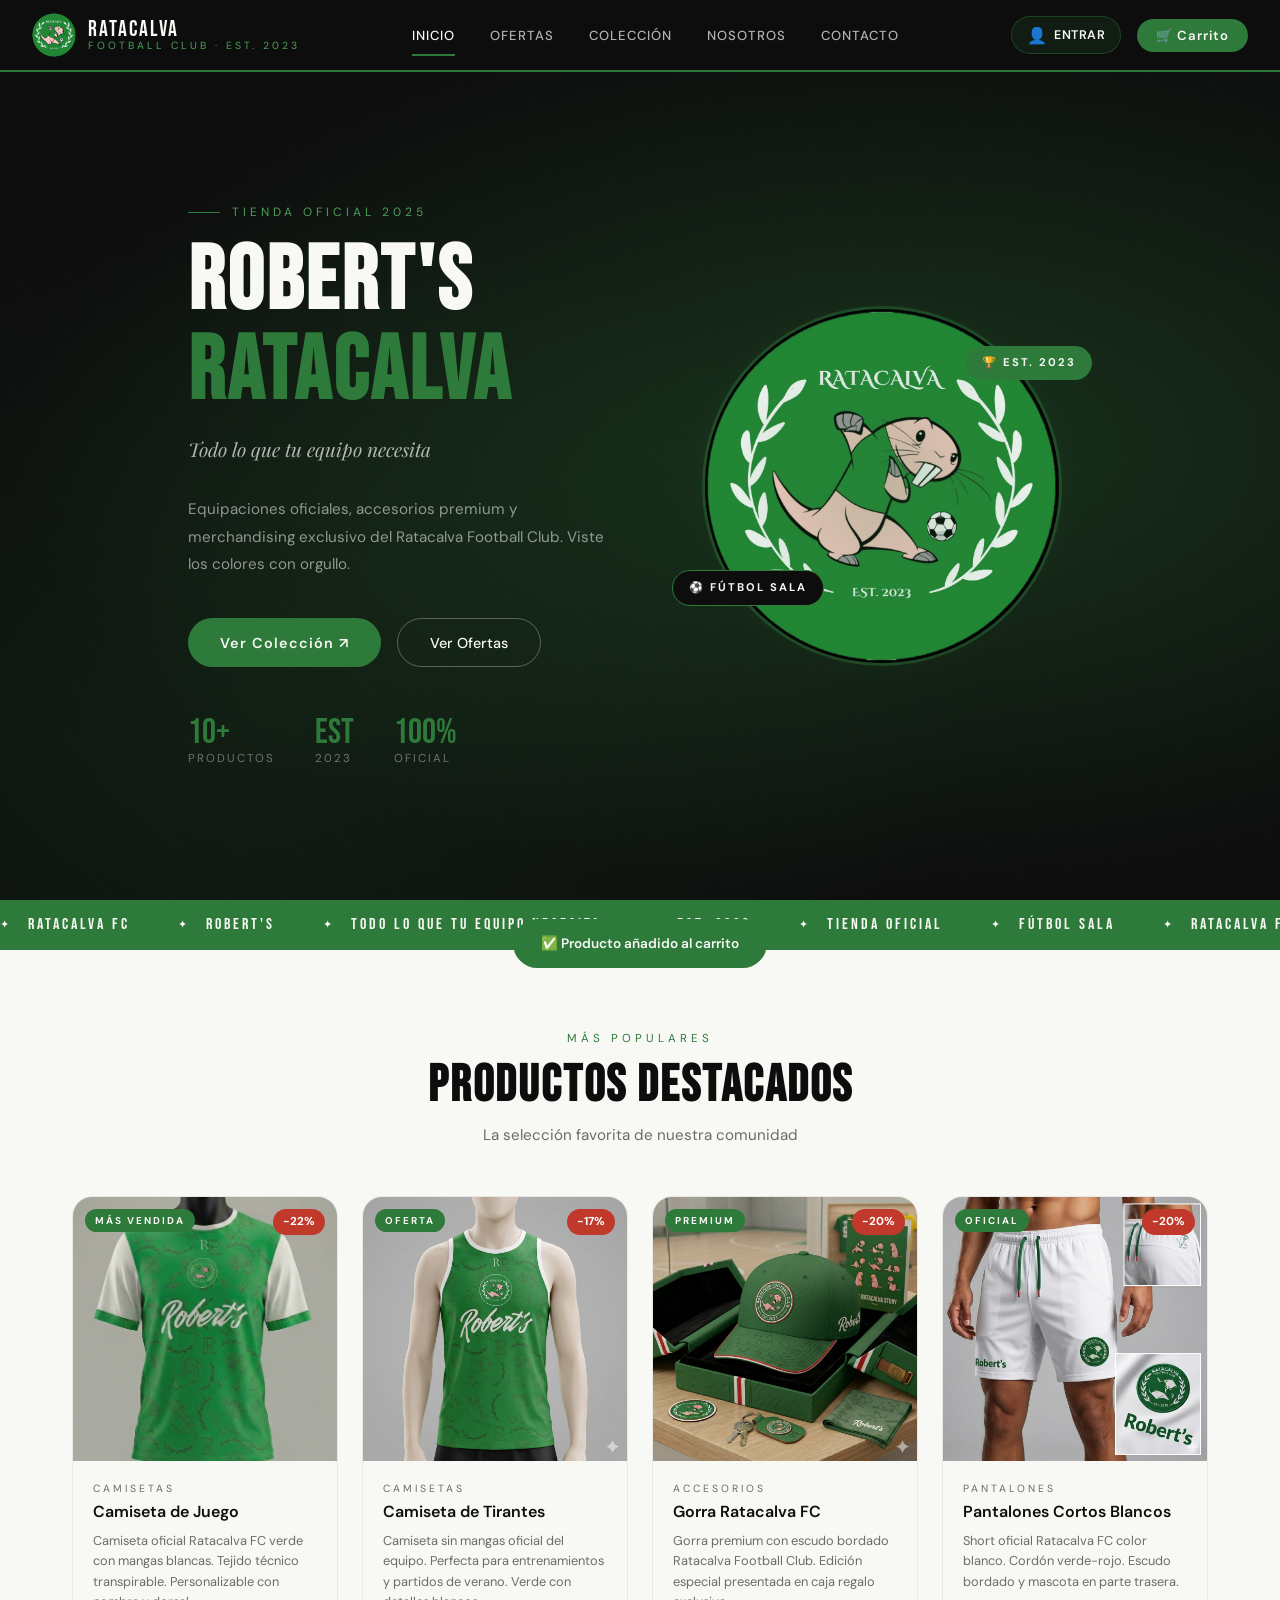
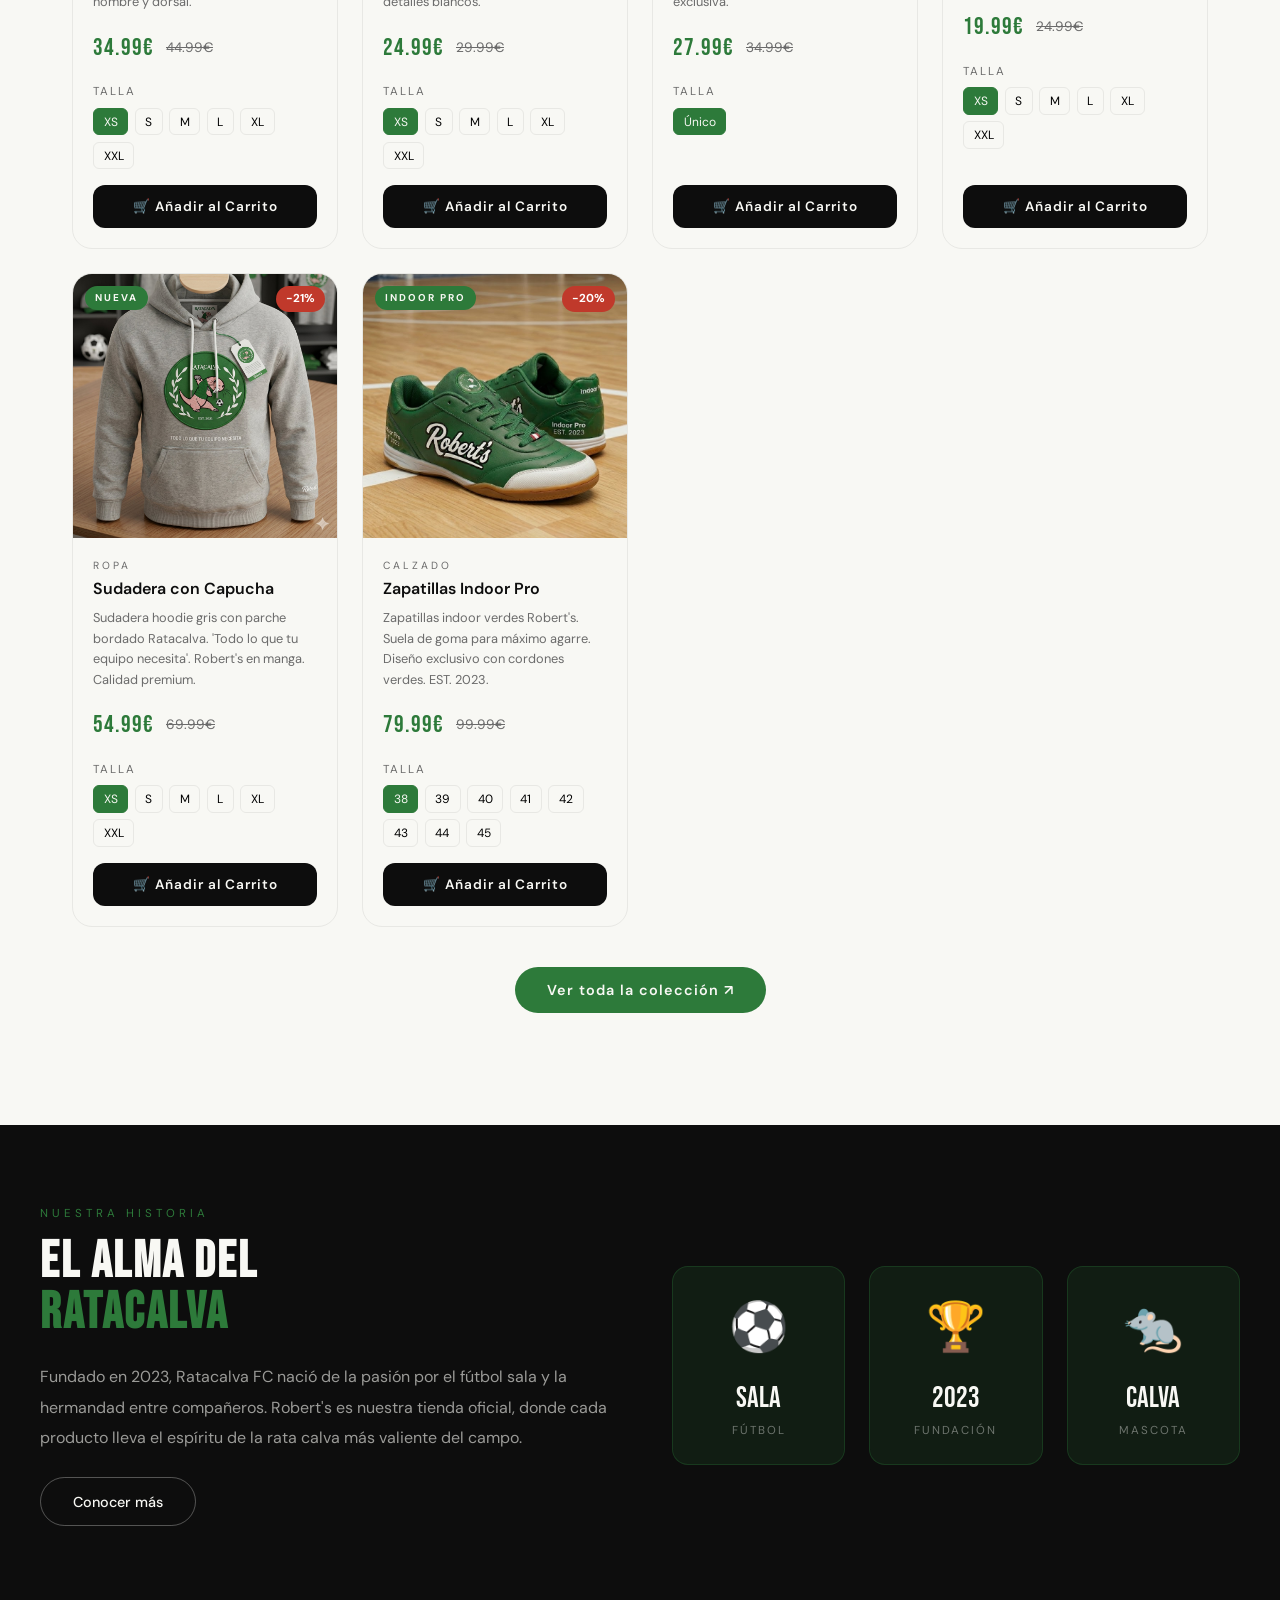
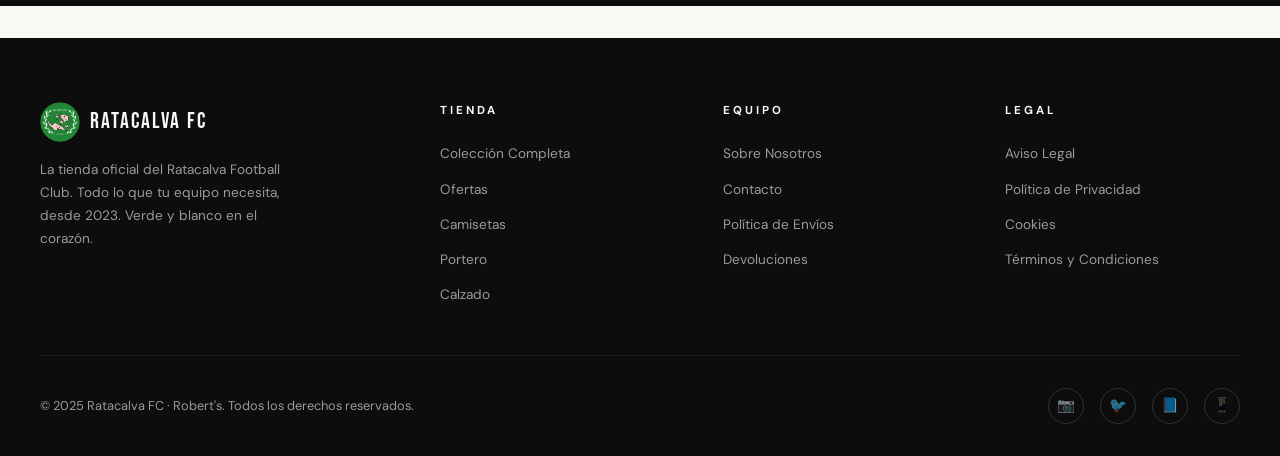
<file: index.html>
<!DOCTYPE html>
<html lang="es">
<head>
  <meta charset="UTF-8" />
  <meta name="viewport" content="width=device-width, initial-scale=1.0" />
  <title>Ratacalva FC — Tienda Oficial | Robert's</title>
  <meta name="description" content="Tienda oficial de Ratacalva Football Club. Equipaciones, accesorios y merchandising. Todo lo que tu equipo necesita." />
  <link rel="stylesheet" href="styles.css" />
  <link rel="icon" href="RataCalva_logo.png" type="image/png" />
</head>
<body>

<!-- ══════════════════════ NAV ══════════════════════ -->
<nav id="mainNav">
  <div class="nav-logo" onclick="showPage('home')">
    <img src="RataCalva_logo.png" alt="Ratacalva FC" />
    <div class="nav-logo-text">
      <span>RATACALVA</span>
      <span>Football Club · EST. 2023</span>
    </div>
  </div>

  <div class="nav-links" id="navLinks">
    <a href="#" onclick="showPage('home')" class="active" data-page="home">Inicio</a>
    <a href="#" onclick="showPage('ofertas')" data-page="ofertas">Ofertas</a>
    <a href="#" onclick="showPage('coleccion')" data-page="coleccion">Colección</a>
    <a href="#" onclick="showPage('nosotros')" data-page="nosotros">Nosotros</a>
    <a href="#" onclick="showPage('contacto')" data-page="contacto">Contacto</a>
  </div>

  <div class="nav-actions">
    <button class="auth-nav-btn" id="authNavBtn" onclick="toggleAuthModal()">
      <span class="auth-nav-icon">👤</span>
      <span class="auth-nav-label" id="authNavLabel">Entrar</span>
    </button>
    <button class="cart-btn" onclick="toggleCart()">
      🛒 Carrito
      <span class="cart-badge" id="cartBadge">0</span>
    </button>
    <div class="hamburger" id="hamburger" onclick="toggleMobileMenu()">
      <span></span><span></span><span></span>
    </div>
  </div>
</nav>

<!-- ══════════════════════ PAGE: HOME ══════════════════════ -->
<div class="page active" id="page-home">

  <!-- HERO -->
  <section class="hero">
    <div class="hero-bg"></div>
    <div class="hero-pattern"></div>
    <div class="hero-content">
      <div class="hero-text">
        <p class="hero-eyebrow">Tienda Oficial 2025</p>
        <h1 class="hero-title">ROBERT'S<br><span>RATACALVA</span></h1>
        <p class="hero-subtitle">Todo lo que tu equipo necesita</p>
        <p class="hero-desc">Equipaciones oficiales, accesorios premium y merchandising exclusivo del Ratacalva Football Club. Viste los colores con orgullo.</p>
        <div class="hero-ctas">
          <button class="btn-primary" onclick="showPage('coleccion')">Ver Colección ↗</button>
          <button class="btn-secondary" onclick="showPage('ofertas')">Ver Ofertas</button>
        </div>
        <div class="hero-stats">
          <div class="stat"><div class="stat-num">10+</div><div class="stat-label">Productos</div></div>
          <div class="stat"><div class="stat-num">EST</div><div class="stat-label">2023</div></div>
          <div class="stat"><div class="stat-num">100%</div><div class="stat-label">Oficial</div></div>
        </div>
      </div>
      <div class="hero-visual">
        <div class="hero-img-wrap">
          <img src="RataCalva_logo.png" alt="Ratacalva FC Logo" class="hero-logo" />
          <div class="hero-badge-float b1">🏆 EST. 2023</div>
          <div class="hero-badge-float b2">⚽ FÚTBOL SALA</div>
        </div>
      </div>
    </div>
  </section>

  <!-- STRIP -->
  <div class="strip">
    <div class="strip-inner" id="stripInner">
      <div class="strip-item">RATACALVA FC</div>
      <div class="strip-item">ROBERT'S</div>
      <div class="strip-item">TODO LO QUE TU EQUIPO NECESITA</div>
      <div class="strip-item">EST. 2023</div>
      <div class="strip-item">TIENDA OFICIAL</div>
      <div class="strip-item">FÚTBOL SALA</div>
      <div class="strip-item">RATACALVA FC</div>
      <div class="strip-item">ROBERT'S</div>
      <div class="strip-item">TODO LO QUE TU EQUIPO NECESITA</div>
      <div class="strip-item">EST. 2023</div>
      <div class="strip-item">TIENDA OFICIAL</div>
      <div class="strip-item">FÚTBOL SALA</div>
    </div>
  </div>

  <!-- FEATURED PRODUCTS -->
  <div class="section">
    <div class="section-header">
      <p class="section-eyebrow">Más Populares</p>
      <h2 class="section-title">PRODUCTOS DESTACADOS</h2>
      <p class="section-sub">La selección favorita de nuestra comunidad</p>
    </div>
    <div class="products-grid" id="featuredGrid"></div>
    <div style="text-align:center;margin-top:2.5rem;">
      <button class="btn-primary" onclick="showPage('coleccion')" style="display:inline-flex;">Ver toda la colección ↗</button>
    </div>
  </div>

  <!-- SOBRE LA MARCA STRIP -->
  <div style="background:var(--black);padding:5rem 2rem;margin:2rem 0;">
    <div style="max-width:1200px;margin:0 auto;display:grid;grid-template-columns:1fr 1fr;gap:4rem;align-items:center;">
      <div>
        <p style="font-size:.72rem;letter-spacing:4px;text-transform:uppercase;color:var(--green);margin-bottom:.75rem;">Nuestra Historia</p>
        <h2 style="font-family:var(--font-display);font-size:clamp(2rem,4vw,3.5rem);color:var(--white);letter-spacing:2px;line-height:1;margin-bottom:1.5rem;">EL ALMA DEL<br><span style="color:var(--green)">RATACALVA</span></h2>
        <p style="color:rgba(248,248,244,.6);line-height:1.9;margin-bottom:1.5rem;">Fundado en 2023, Ratacalva FC nació de la pasión por el fútbol sala y la hermandad entre compañeros. Robert's es nuestra tienda oficial, donde cada producto lleva el espíritu de la rata calva más valiente del campo.</p>
        <button class="btn-secondary" onclick="showPage('nosotros')" style="display:inline-flex;">Conocer más</button>
      </div>
      <div style="display:flex;gap:1.5rem;flex-wrap:wrap;">
        <div style="flex:1;min-width:140px;background:rgba(45,122,58,.15);border:1px solid rgba(45,122,58,.3);border-radius:16px;padding:1.5rem;text-align:center;">
          <div style="font-family:var(--font-display);font-size:3rem;color:var(--green);">⚽</div>
          <div style="font-family:var(--font-display);font-size:1.8rem;color:var(--white);margin-top:.5rem;">SALA</div>
          <div style="font-size:.72rem;color:rgba(248,248,244,.4);letter-spacing:2px;">FÚTBOL</div>
        </div>
        <div style="flex:1;min-width:140px;background:rgba(45,122,58,.15);border:1px solid rgba(45,122,58,.3);border-radius:16px;padding:1.5rem;text-align:center;">
          <div style="font-family:var(--font-display);font-size:3rem;color:var(--green);">🏆</div>
          <div style="font-family:var(--font-display);font-size:1.8rem;color:var(--white);margin-top:.5rem;">2023</div>
          <div style="font-size:.72rem;color:rgba(248,248,244,.4);letter-spacing:2px;">FUNDACIÓN</div>
        </div>
        <div style="flex:1;min-width:140px;background:rgba(45,122,58,.15);border:1px solid rgba(45,122,58,.3);border-radius:16px;padding:1.5rem;text-align:center;">
          <div style="font-family:var(--font-display);font-size:3rem;color:var(--green);">🐀</div>
          <div style="font-family:var(--font-display);font-size:1.8rem;color:var(--white);margin-top:.5rem;">CALVA</div>
          <div style="font-size:.72rem;color:rgba(248,248,244,.4);letter-spacing:2px;">MASCOTA</div>
        </div>
      </div>
    </div>
  </div>

</div>

<!-- ══════════════════════ PAGE: OFERTAS ══════════════════════ -->
<div class="page" id="page-ofertas">
  <div class="offers-hero" style="padding-top:calc(var(--nav-h) + 3rem);">
    <p style="font-size:.72rem;letter-spacing:4px;text-transform:uppercase;color:var(--green);margin-bottom:.75rem;">Descuentos exclusivos</p>
    <h1>OFERTAS ESPECIALES</h1>
    <p>Aprovecha nuestros mejores precios por tiempo limitado</p>
  </div>

  <div class="section">
    <!-- BANNER OFERTA PRINCIPAL -->
    <div class="offers-banner" style="margin-bottom:2.5rem;">
      <div class="offer-text">
        <div style="font-size:.72rem;letter-spacing:3px;text-transform:uppercase;color:rgba(255,255,255,.6);margin-bottom:.5rem;">⚡ OFERTA FLASH</div>
        <h2>PACK JUGADOR COMPLETO</h2>
        <p>Camiseta + Short + Dorsal personalizado</p>
        <div class="countdown" id="countdown">
          <div class="cd-block"><div class="cd-num" id="cd-h">00</div><div class="cd-label">Horas</div></div>
          <div class="cd-block"><div class="cd-num" id="cd-m">00</div><div class="cd-label">Min</div></div>
          <div class="cd-block"><div class="cd-num" id="cd-s">00</div><div class="cd-label">Seg</div></div>
        </div>
      </div>
      <div class="offer-price">
        <div class="old">Antes: 79.97€</div>
        <div class="new">54.99€</div>
        <button class="btn-primary" style="margin-top:1rem;" onclick="addPackToCart()">Añadir Pack al Carrito</button>
      </div>
    </div>

    <!-- GRID DE OFERTAS -->
    <div style="margin-bottom:2rem;">
      <div class="section-header" style="text-align:left;margin-bottom:1.5rem;">
        <p class="section-eyebrow">Productos en Oferta</p>
        <h2 class="section-title" style="font-size:2rem;">TODOS LOS DESCUENTOS</h2>
      </div>
    </div>
    <div class="products-grid" id="offersGrid"></div>
  </div>
</div>

<!-- ══════════════════════ PAGE: COLECCIÓN ══════════════════════ -->
<div class="page" id="page-coleccion">
  <div class="collection-hero">
    <div class="collection-hero-inner">
      <div>
        <p style="font-size:.72rem;letter-spacing:4px;text-transform:uppercase;color:var(--green);margin-bottom:.75rem;">Temporada 2025</p>
        <h1>COLECCIÓN<br>OFICIAL</h1>
      </div>
      <p style="color:rgba(248,248,244,.55);max-width:400px;">Toda la equipación oficial de Ratacalva FC. Diseños únicos, calidad premium, espíritu de equipo.</p>
    </div>
  </div>

  <div class="section">
    <!-- FILTROS -->
    <div class="filter-bar" id="filterBar">
      <button class="filter-btn active" onclick="filterProducts('all', this)">Todos</button>
      <button class="filter-btn" onclick="filterProducts('camisetas', this)">👕 Camisetas</button>
      <button class="filter-btn" onclick="filterProducts('pantalones', this)">👖 Pantalones</button>
      <button class="filter-btn" onclick="filterProducts('portero', this)">🥅 Portero</button>
      <button class="filter-btn" onclick="filterProducts('accesorios', this)">🧢 Accesorios</button>
      <button class="filter-btn" onclick="filterProducts('ropa', this)">🏷️ Ropa</button>
      <button class="filter-btn" onclick="filterProducts('calzado', this)">👟 Calzado</button>
    </div>
    <div class="products-grid" id="collectionGrid"></div>
  </div>
</div>

<!-- ══════════════════════ PAGE: NOSOTROS ══════════════════════ -->
<div class="page" id="page-nosotros">
  <div class="about-hero" style="padding-top:calc(var(--nav-h) + 3rem);">
    <p style="font-size:.72rem;letter-spacing:4px;text-transform:uppercase;color:var(--green);margin-bottom:.75rem;">Quiénes somos</p>
    <h1>RATACALVA FC</h1>
    <p>Un equipo, una familia, una rata calva imbatible.</p>
  </div>

  <div class="section">
    <!-- HISTORIA -->
    <div style="display:grid;grid-template-columns:1fr 1fr;gap:4rem;align-items:center;margin-bottom:5rem;">
      <div>
        <p class="section-eyebrow">Nuestra Historia</p>
        <h2 class="section-title" style="margin-bottom:1.5rem;">DE LA PASIÓN<br>AL CAMPO</h2>
        <p style="color:var(--gray);line-height:1.9;margin-bottom:1rem;">Ratacalva FC nació en 2023 como un proyecto de amigos con una pasión en común: el fútbol sala. Lo que empezó como unas quedadas para jugar se convirtió en un equipo con identidad propia, escudo y equipación oficial.</p>
        <p style="color:var(--gray);line-height:1.9;margin-bottom:1rem;">La rata calva, nuestra mascota, representa la tenacidad, la astucia y el espíritu luchador que caracteriza a todo el equipo. Robert's es la marca que viste a los guerreros del Ratacalva.</p>
        <p style="color:var(--gray);line-height:1.9;">El verde y el blanco son nuestros colores. La pista, nuestro hogar. Y la afición, nuestra energía.</p>
      </div>
      <div style="background:var(--black);border-radius:var(--radius-lg);padding:2.5rem;text-align:center;">
        <img src="RataCalva_logo.png" alt="Logo Ratacalva" style="width:220px;height:220px;border-radius:50%;margin:0 auto 1.5rem;object-fit:cover;" />
        <div style="font-family:var(--font-display);font-size:1.5rem;color:var(--white);letter-spacing:3px;">RATACALVA FC</div>
        <div style="font-size:.75rem;color:var(--green);letter-spacing:3px;margin-top:.25rem;">EST. 2023 · FÚTBOL SALA</div>
      </div>
    </div>

    <!-- VALORES -->
    <div style="margin-bottom:5rem;">
      <div class="section-header">
        <p class="section-eyebrow">Lo que nos define</p>
        <h2 class="section-title">NUESTROS VALORES</h2>
      </div>
      <div class="values-grid">
        <div class="value-card">
          <div class="value-icon">⚡</div>
          <h3>GARRA</h3>
          <p>Damos el 100% en cada partido. La intensidad y el compromiso son la esencia del Ratacalva FC.</p>
        </div>
        <div class="value-card">
          <div class="value-icon">🤝</div>
          <h3>EQUIPO</h3>
          <p>Somos más que compañeros, somos familia. El éxito colectivo siempre por encima del individual.</p>
        </div>
        <div class="value-card">
          <div class="value-icon">🏆</div>
          <h3>EXCELENCIA</h3>
          <p>En el campo y fuera de él. Nuestros productos reflejan la calidad que exigimos a nuestro juego.</p>
        </div>
      </div>
    </div>

    <!-- EQUIPO FICTICIO -->
    <div>
      <div class="section-header">
        <p class="section-eyebrow">La Plantilla</p>
        <h2 class="section-title">NUESTRO EQUIPO</h2>
      </div>
      <div class="team-grid">
        <div class="team-card"><div class="team-num">1</div><div class="team-name">El Portero</div><div class="team-pos">Portero</div></div>
        <div class="team-card"><div class="team-num">4</div><div class="team-name">El Defensa</div><div class="team-pos">Defensa</div></div>
        <div class="team-card"><div class="team-num">7</div><div class="team-name">El Capitán</div><div class="team-pos">Ala Derecha</div></div>
        <div class="team-card"><div class="team-num">9</div><div class="team-name">El Pichichi</div><div class="team-pos">Pivot</div></div>
        <div class="team-card"><div class="team-num">10</div><div class="team-name">La Rata Calva</div><div class="team-pos">Ala Izquierda</div></div>
        <div class="team-card"><div class="team-num">11</div><div class="team-name">El Maestro</div><div class="team-pos">Cierre</div></div>
      </div>
    </div>
  </div>
</div>

<!-- ══════════════════════ PAGE: CONTACTO ══════════════════════ -->
<div class="page" id="page-contacto">
  <div class="contact-hero" style="padding-top:calc(var(--nav-h) + 3rem);">
    <p style="font-size:.72rem;letter-spacing:4px;text-transform:uppercase;color:var(--green);margin-bottom:.75rem;">Estamos aquí</p>
    <h1>CONTACTO</h1>
    <p>¿Tienes alguna pregunta sobre pedidos, tallas o personalización? Escríbenos.</p>
  </div>

  <div class="section">
    <div class="contact-grid">
      <div class="contact-info">
        <h3>HABLA<br>CON NOSOTROS</h3>
        <div class="contact-item">
          <div class="contact-icon">📧</div>
          <div>
            <h4>Email</h4>
            <p>hola@robertsratacalva.com</p>
          </div>
        </div>
        <div class="contact-item">
          <div class="contact-icon">📱</div>
          <div>
            <h4>WhatsApp</h4>
            <p>+34 600 000 000</p>
          </div>
        </div>
        <div class="contact-item">
          <div class="contact-icon">📍</div>
          <div>
            <h4>Ubicación</h4>
            <p>Castellón de la Plana, España</p>
          </div>
        </div>
        <div class="contact-item">
          <div class="contact-icon">⏰</div>
          <div>
            <h4>Horario</h4>
            <p>Lun–Vie: 10:00 – 19:00<br>Sáb: 10:00 – 14:00</p>
          </div>
        </div>
        <div class="contact-item">
          <div class="contact-icon">🚚</div>
          <div>
            <h4>Envíos</h4>
            <p>Toda España · 3–5 días hábiles<br>Gratis a partir de 60€</p>
          </div>
        </div>
      </div>

      <div class="contact-form">
        <h3 style="font-family:var(--font-display);font-size:1.5rem;letter-spacing:2px;margin-bottom:1.5rem;">ENVÍA TU CONSULTA</h3>
        <div class="form-row">
          <div class="form-group">
            <label>Nombre</label>
            <input type="text" placeholder="Tu nombre" id="cf-name" />
          </div>
          <div class="form-group">
            <label>Apellidos</label>
            <input type="text" placeholder="Tus apellidos" id="cf-surname" />
          </div>
        </div>
        <div class="form-group">
          <label>Email</label>
          <input type="email" placeholder="tu@email.com" id="cf-email" />
        </div>
        <div class="form-group">
          <label>Asunto</label>
          <select id="cf-subject">
            <option value="">Selecciona un asunto</option>
            <option>Consulta sobre pedido</option>
            <option>Información de tallas</option>
            <option>Personalización (dorsal/nombre)</option>
            <option>Devolución / Cambio</option>
            <option>Pedido para equipo completo</option>
            <option>Otro</option>
          </select>
        </div>
        <div class="form-group">
          <label>Mensaje</label>
          <textarea placeholder="Escribe tu mensaje aquí..." id="cf-message"></textarea>
        </div>
        <button class="btn-primary" style="width:100%;justify-content:center;" onclick="sendContact()">
          Enviar Mensaje ✉️
        </button>
      </div>
    </div>

    <!-- FAQ -->
    <div style="margin-top:5rem;">
      <div class="section-header">
        <p class="section-eyebrow">Preguntas Frecuentes</p>
        <h2 class="section-title">FAQ</h2>
      </div>
      <div style="display:grid;grid-template-columns:1fr 1fr;gap:1.5rem;">
        <div style="background:var(--off-white);border-radius:var(--radius);padding:1.5rem;">
          <h4 style="font-weight:700;margin-bottom:.5rem;">¿Puedo personalizar la camiseta con mi nombre?</h4>
          <p style="font-size:.85rem;color:var(--gray);">Sí, el dorsal personalizado está disponible por separado. Puedes elegir nombre, número y país de origen.</p>
        </div>
        <div style="background:var(--off-white);border-radius:var(--radius);padding:1.5rem;">
          <h4 style="font-weight:700;margin-bottom:.5rem;">¿Cuánto tarda el envío?</h4>
          <p style="font-size:.85rem;color:var(--gray);">Los pedidos estándar tardan entre 3 y 5 días hábiles en toda España. Los pedidos personalizados pueden tardar hasta 10 días.</p>
        </div>
        <div style="background:var(--off-white);border-radius:var(--radius);padding:1.5rem;">
          <h4 style="font-weight:700;margin-bottom:.5rem;">¿Hacéis precios especiales para equipos?</h4>
          <p style="font-size:.85rem;color:var(--gray);">¡Sí! Para pedidos de equipo completo (10+ prendas) ofrecemos descuentos especiales. Contáctanos para más info.</p>
        </div>
        <div style="background:var(--off-white);border-radius:var(--radius);padding:1.5rem;">
          <h4 style="font-weight:700;margin-bottom:.5rem;">¿Puedo hacer cambios o devoluciones?</h4>
          <p style="font-size:.85rem;color:var(--gray);">Los productos no personalizados se pueden cambiar en 14 días. Los personalizados no admiten devolución salvo defecto de fabricación.</p>
        </div>
      </div>
    </div>
  </div>
</div>

<!-- ══════════════════════ PAGE: AVISO LEGAL ══════════════════════ -->
<div class="page" id="page-aviso-legal">
  <div class="legal-hero">
    <p class="legal-eyebrow">Información Legal</p>
    <h1>AVISO LEGAL</h1>
    <p>Información sobre el titular del sitio web y condiciones de uso</p>
  </div>
  <div class="legal-content">

    <div class="legal-notice-box">
      <h2>⚠️ AVISO LEGAL – PROYECTO ACADÉMICO</h2>
      <p>Esta plataforma de comercio electrónico constituye un <strong>PROYECTO ACADÉMICO</strong> desarrollado por estudiantes de primer curso del Grado Superior en Desarrollo de Aplicaciones Multiplataforma y Marketing y Publicidad para el curso 2025/2026.</p>
      <h3>Declaración del carácter ficticio</h3>
      <ul>
        <li>La marca, productos, servicios y entidad comercial presentados en este sitio web son completamente <strong>FICTICIOS</strong> y han sido creados con fines exclusivamente educativos.</li>
        <li>Esta web <strong>NO</strong> representa una empresa real ni realiza actividad comercial alguna.</li>
        <li>No se efectuarán transacciones económicas ni se recopilarán datos personales con fines comerciales.</li>
      </ul>
      <h3>Propiedad Intelectual</h3>
      <ul>
        <li>Los elementos visuales, textuales y audiovisuales utilizados en este proyecto tienen un propósito <strong>EXCLUSIVAMENTE ACADÉMICO y DIDÁCTICO</strong>, amparado bajo el derecho de cita con fines educativos.</li>
        <li>Este sitio web no tiene finalidad comercial y se utiliza únicamente como ejercicio práctico en un entorno educativo controlado.</li>
        <li>Los titulares de derechos que identifiquen contenido de su propiedad pueden contactar con <a href="mailto:aaronlor2007@gmail.com">aaronlor2007@gmail.com</a> para solicitar su retirada inmediata.</li>
      </ul>
      <h3>Exención de Responsabilidad</h3>
      <p>Ni los estudiantes creadores, ni el profesorado, ni la institución educativa asumen responsabilidad alguna por el uso indebido o interpretación errónea del contenido de este sitio. En caso de duda, puede contactar con <a href="mailto:aaronlor2007@gmail.com">aaronlor2007@gmail.com</a>.</p>
    </div>

    <div class="legal-section">
      <h2>1. Datos Identificativos</h2>
      <p>En cumplimiento con el deber de información recogido en el artículo 10 de la Ley 34/2002, de 11 de julio, de Servicios de la Sociedad de la Información y del Comercio Electrónico (LSSI), se facilitan los siguientes datos:</p>
      <div class="legal-data-grid">
        <div class="legal-data-item"><span>Titular del sitio web</span><strong>RataCalva.f.s</strong></div>
        <div class="legal-data-item"><span>NIF</span><strong>G-12345678</strong></div>
        <div class="legal-data-item"><span>Domicilio social</span><strong>Plaza Mayor, 1, 12001, Castellón de la Plana, Castellón</strong></div>
        <div class="legal-data-item"><span>Correo electrónico</span><strong><a href="mailto:info@ratacalva.com">info@ratacalva.com</a></strong></div>
        <div class="legal-data-item"><span>Sitio web</span><strong>www.ratacalva.com</strong></div>
        <div class="legal-data-item"><span>Datos registrales</span><strong>Inscrita en el Registro de Castellón, Tomo 123, Folio 45, Hoja CS-6789</strong></div>
      </div>
    </div>

    <div class="legal-section">
      <h2>2. Objeto del Sitio Web</h2>
      <p>El presente sitio web ha sido creado para la venta y distribución de productos, así como la promoción de actividades de la marca, facilitando al público el acceso a la información relativa a los productos y servicios ofertados por Ratacalva.</p>
    </div>

    <div class="legal-section">
      <h2>3. Condiciones de Uso</h2>
      <p>El acceso y/o uso de este portal atribuye la condición de <strong>USUARIO</strong>, que acepta, desde dicho acceso y/o uso, las presentes Condiciones Generales de Uso. El Usuario asume la responsabilidad del uso del portal.</p>
      <p style="margin-top:1rem;">El Usuario se compromete a no emplear los contenidos y servicios para:</p>
      <ul>
        <li>Incurrir en actividades ilícitas, ilegales o contrarias a la buena fe y al orden público.</li>
        <li>Difundir contenidos de carácter racista, xenófobo, pornográfico-ilegal o atentatorio contra los derechos humanos.</li>
        <li>Provocar daños en los sistemas físicos y lógicos de Ratacalva, de sus proveedores o de terceras personas.</li>
      </ul>
    </div>

    <div class="legal-section">
      <h2>4. Propiedad Intelectual e Industrial</h2>
      <p>Ratacalva, por sí o como cesionaria, es titular de todos los derechos de propiedad intelectual e industrial de su página web, así como de los elementos contenidos en la misma (imágenes, sonido, audio, vídeo, software o textos; marcas o logotipos, combinaciones de colores, estructura y diseño, etc.).</p>
      <p style="margin-top:1rem;"><strong>Todos los derechos reservados.</strong> En virtud de lo dispuesto en la Ley de Propiedad Intelectual, quedan expresamente prohibidas la reproducción, la distribución y la comunicación pública de la totalidad o parte de los contenidos de esta página web, con fines comerciales, sin la autorización de Ratacalva.</p>
    </div>

    <div class="legal-section">
      <h2>5. Exclusión de Garantías y Responsabilidad</h2>
      <p>Ratacalva declara que ha adoptado las medidas necesarias para el correcto funcionamiento de su sitio web y la ausencia de virus. Sin embargo, no se hace responsable de:</p>
      <ul>
        <li>Errores u omisiones en los contenidos.</li>
        <li>Falta de disponibilidad del portal.</li>
        <li>Transmisión de virus o programas maliciosos en los contenidos, a pesar de haber adoptado todas las medidas tecnológicas necesarias para evitarlo.</li>
      </ul>
    </div>

    <div class="legal-section">
      <h2>6. Modificaciones</h2>
      <p>Ratacalva se reserva el derecho de efectuar sin previo aviso las modificaciones que considere oportunas en su portal, pudiendo cambiar, suprimir o añadir tanto los contenidos y servicios como la forma en la que éstos aparezcan presentados.</p>
    </div>

    <div class="legal-section">
      <h2>7. Enlaces (Links)</h2>
      <p>En el caso de que en el sitio web se dispusiesen enlaces hacia otros sitios de Internet, Ratacalva no ejercerá ningún tipo de control sobre dichos sitios y contenidos, y no asumirá responsabilidad alguna por los contenidos de algún enlace perteneciente a un sitio web ajeno.</p>
    </div>

    <div class="legal-section">
      <h2>8. Ley Aplicable y Jurisdicción</h2>
      <p>La relación entre Ratacalva y el Usuario se regirá por la normativa española vigente. Cualquier controversia se someterá a los Juzgados y tribunales de la ciudad de <strong>Castellón de la Plana</strong>, salvo que la Ley aplicable disponga otra cosa.</p>
    </div>

    <div class="legal-back">
      <button class="btn-primary" onclick="showPage('home')">← Volver al inicio</button>
    </div>
  </div>
</div>

<!-- ══════════════════════ PAGE: PRIVACIDAD ══════════════════════ -->
<div class="page" id="page-privacidad">
  <div class="legal-hero">
    <p class="legal-eyebrow">Tus Datos</p>
    <h1>POLÍTICA DE PRIVACIDAD</h1>
    <p>Cómo recopilamos, usamos y protegemos tu información personal</p>
  </div>
  <div class="legal-content">

    <div class="legal-intro-box">
      <p>En Ratacalva nos tomamos muy en serio tu privacidad. Esta Política de Privacidad describe cómo recopilamos, utilizamos, almacenamos y protegemos tus datos personales, de conformidad con el <strong>Reglamento (UE) 2016/679 (RGPD)</strong> y la <strong>Ley Orgánica 3/2018 (LOPDGDD)</strong>.</p>
    </div>

    <div class="legal-section">
      <h2>1. Responsable del Tratamiento</h2>
      <div class="legal-data-grid">
        <div class="legal-data-item"><span>Identidad</span><strong>RataCalva.f.s</strong></div>
        <div class="legal-data-item"><span>NIF</span><strong>G-12345678</strong></div>
        <div class="legal-data-item"><span>Dirección Postal</span><strong>Plaza Mayor, 1, 12001, Castellón de la Plana, Castellón</strong></div>
        <div class="legal-data-item"><span>Correo Electrónico</span><strong><a href="mailto:info@ratacalva.com">info@ratacalva.com</a></strong></div>
        <div class="legal-data-item"><span>Sitio Web</span><strong>www.ratacalva.com</strong></div>
      </div>
    </div>

    <div class="legal-section">
      <h2>2. Finalidad, Base Jurídica y Datos Recabados</h2>
      <p>Dependiendo de cómo interactúes con nuestra web, trataremos tus datos con distintas finalidades:</p>

      <div class="legal-card">
        <div class="legal-card-header">📧 A) Formulario de Contacto / Atención al Cliente</div>
        <div class="legal-card-body">
          <p><strong>Finalidad:</strong> Responder a tus consultas, dudas o sugerencias realizadas a través de la web o el correo electrónico.</p>
          <p><strong>Base Jurídica:</strong> Tu consentimiento expreso al enviarnos el mensaje y aceptar esta política.</p>
          <p><strong>Datos Recogidos:</strong> Nombre, correo electrónico y cualquier dato que incluyas en el mensaje.</p>
        </div>
      </div>

      <div class="legal-card">
        <div class="legal-card-header">👤 B) Formulario de Registro de Usuario</div>
        <div class="legal-card-body">
          <p><strong>Finalidad:</strong> Gestionar tu alta como usuario en la plataforma, permitirte el acceso a tu área privada, historial de pedidos y agilizar futuras compras.</p>
          <p><strong>Base Jurídica:</strong> La ejecución de la relación contractual (Términos y Condiciones) y tu consentimiento.</p>
          <p><strong>Datos Recogidos:</strong> Nombre y apellidos, correo electrónico, contraseña (cifrada) y teléfono.</p>
        </div>
      </div>

      <div class="legal-card">
        <div class="legal-card-header">🛒 C) Formulario de Compra (Checkout)</div>
        <div class="legal-card-body">
          <p><strong>Finalidad:</strong> Tramitar, enviar y entregar tu pedido; gestionar el pago, la facturación y las posibles devoluciones.</p>
          <p><strong>Base Jurídica:</strong> La ejecución del contrato de compraventa.</p>
          <p><strong>Datos Recogidos:</strong> Nombre, apellidos, DNI/NIF (para factura), dirección postal completa, correo electrónico, teléfono y datos de pago (procesados de forma segura a través de pasarelas de pago externas).</p>
        </div>
      </div>

      <div class="legal-card">
        <div class="legal-card-header">📬 D) Suscripción a la Newsletter (Boletín)</div>
        <div class="legal-card-body">
          <p><strong>Finalidad:</strong> Enviarte novedades, ofertas exclusivas, promociones y contenido relacionado con el universo Ratacalva.</p>
          <p><strong>Base Jurídica:</strong> Tu consentimiento expreso al marcar la casilla de suscripción.</p>
          <p><strong>Datos Recogidos:</strong> Correo electrónico.</p>
        </div>
      </div>
    </div>

    <div class="legal-section">
      <h2>3. Plazo de Conservación de los Datos</h2>
      <ul>
        <li><strong>Datos de Clientes (Compras):</strong> Se conservarán mientras dure la relación comercial y, posteriormente, durante los plazos legales exigidos por la normativa fiscal y contable (generalmente 4 o 5 años).</li>
        <li><strong>Datos de Suscriptores (Newsletter):</strong> Hasta que decidas darte de baja o nos solicites que los eliminemos.</li>
        <li><strong>Datos de Contacto:</strong> El tiempo necesario para resolver tu consulta.</li>
        <li><strong>Usuarios Registrados:</strong> Hasta que solicites la baja de tu cuenta.</li>
      </ul>
    </div>

    <div class="legal-section">
      <h2>4. Destinatarios: ¿Quién más ve tus datos?</h2>
      <p>En Ratacalva <strong>no vendemos tus datos a terceros</strong>. Sin embargo, para poder prestarte nuestros servicios, necesitamos compartir información estrictamente necesaria con proveedores de confianza, tales como:</p>
      <ul>
        <li><strong>Empresas de transporte y logística:</strong> Para llevarte el paquete a casa.</li>
        <li><strong>Plataformas de pago:</strong> Para procesar los cobros de forma segura.</li>
        <li><strong>Servicios de Hosting y tecnología:</strong> Proveedores que alojan nuestra web y correo electrónico.</li>
        <li><strong>Asesoría/Gestoría:</strong> Para el cumplimiento de obligaciones fiscales y contables.</li>
      </ul>
      <p style="margin-top:1rem;">Todos estos proveedores están obligados a cumplir con la normativa de protección de datos. Asimismo, cederemos datos a organismos públicos (Hacienda, Jueces y Tribunales) si existe una obligación legal.</p>
    </div>

    <div class="legal-section">
      <h2>5. Tus Derechos</h2>
      <p>Como usuario, tienes el control sobre tu información. Puedes ejercer los siguientes derechos ante Ratacalva:</p>
      <div class="legal-rights-grid">
        <div class="legal-right-item"><span class="right-icon">👁️</span><strong>Acceso</strong><p>Saber qué datos tenemos tuyos.</p></div>
        <div class="legal-right-item"><span class="right-icon">✏️</span><strong>Rectificación</strong><p>Corregir datos inexactos o incompletos.</p></div>
        <div class="legal-right-item"><span class="right-icon">🗑️</span><strong>Supresión</strong><p>Pedir que borremos tus datos cuando ya no sean necesarios.</p></div>
        <div class="legal-right-item"><span class="right-icon">🚫</span><strong>Oposición</strong><p>Oponerte a que tratemos tus datos para un fin concreto.</p></div>
        <div class="legal-right-item"><span class="right-icon">⏸️</span><strong>Limitación</strong><p>Pedir que "congelemos" el tratamiento de tus datos.</p></div>
        <div class="legal-right-item"><span class="right-icon">📦</span><strong>Portabilidad</strong><p>Recibir tus datos en un formato estructurado para llevártelos a otra empresa.</p></div>
      </div>
      <div class="legal-highlight-box">
        <p>Para ejercer tus derechos, envíanos un email a <a href="mailto:info@ratacalva.com">info@ratacalva.com</a> indicando en el asunto <strong>"PROTECCIÓN DE DATOS"</strong>. Si consideras que no hemos tratado tus datos correctamente, puedes reclamar ante la <strong>AEPD</strong> en <a href="https://www.aepd.es" target="_blank">www.aepd.es</a>.</p>
      </div>
    </div>

    <div class="legal-section">
      <h2>6. Seguridad de los Datos</h2>
      <p>En Ratacalva hemos adoptado todas las medidas técnicas y organizativas necesarias para garantizar la seguridad de tus datos personales y evitar su alteración, pérdida, tratamiento o acceso no autorizado.</p>
    </div>

    <div class="legal-back">
      <button class="btn-primary" onclick="showPage('home')">← Volver al inicio</button>
    </div>
  </div>
</div>

<!-- ══════════════════════ PAGE: COOKIES ══════════════════════ -->
<div class="page" id="page-cookies">
  <div class="legal-hero">
    <p class="legal-eyebrow">Navegación</p>
    <h1>POLÍTICA DE COOKIES</h1>
    <p>Información sobre las cookies que utilizamos en nuestra web</p>
  </div>
  <div class="legal-content">

    <div class="legal-section">
      <h2>1. ¿Qué son las Cookies?</h2>
      <p>Una cookie no es solo una galleta (ojalá). En el mundo digital, es un pequeño archivo de texto que se descarga en tu ordenador, móvil o tablet al acceder a determinadas páginas web.</p>
      <p style="margin-top:1rem;">Las cookies permiten a una página web almacenar y recuperar información sobre los hábitos de navegación de un usuario o de su equipo y, dependiendo de la información que contengan, pueden utilizarse para reconocer al usuario.</p>
      <p style="margin-top:1rem;">En Ratacalva utilizamos cookies para que la web funcione correctamente (por ejemplo, para que no se vacíe tu carrito de compra si cambias de página) y para entender cómo navegas y así poder mejorar.</p>
    </div>

    <div class="legal-section">
      <h2>2. Tipos de Cookies que utilizamos</h2>

      <div class="legal-card">
        <div class="legal-card-header">🔒 A) Cookies Técnicas o Necesarias (Esenciales)</div>
        <div class="legal-card-body">
          <p>Son aquellas imprescindibles para que puedas navegar por la web y usar sus funciones básicas. Sin ellas, la tienda no funcionaría correctamente. <strong>Estas cookies no requieren tu consentimiento explícito.</strong></p>
          <p style="margin-top:0.75rem;">En Ratacalva utilizamos cookies técnicas propias como <code>PHPSESSID</code> o <code>wc_session</code>, que sirven para identificar tu sesión de usuario mientras navegas. También utilizamos cookies de nuestra plataforma de comercio electrónico, como <code>woocommerce_cart_hash</code> y <code>woocommerce_items_in_cart</code>, cuya función es detectar si has añadido productos al carrito y mantenerlos ahí. Adicionalmente, usamos la cookie <code>cookie_notice_accepted</code> para recordar si has aceptado nuestras cookies (guardada durante un año).</p>
        </div>
      </div>

      <div class="legal-card">
        <div class="legal-card-header">📊 B) Cookies de Análisis o Medición</div>
        <div class="legal-card-body">
          <p>Son aquellas que nos permiten contar cuánta gente nos visita y analizar cómo usan la web (qué páginas gustan más, desde dónde nos visitan, etc.). Esto nos ayuda a mejorar nuestros productos y la web.</p>
          <p style="margin-top:0.75rem;">Para ello utilizamos <strong>Google Analytics</strong>, que instala cookies como <code>_ga</code> o <code>_gid</code>. Estas cookies sirven para distinguir a los usuarios únicos y generar estadísticas de uso de forma anónima. La duración varía desde 24 horas hasta 2 años en tu navegador.</p>
        </div>
      </div>

      <div class="legal-card">
        <div class="legal-card-header">📣 C) Cookies de Publicidad y Redes Sociales (De Terceros)</div>
        <div class="legal-card-body">
          <p>Son aquellas que almacenan información sobre tu comportamiento navegando para mostrarte publicidad personalizada en otros sitios.</p>
          <p style="margin-top:0.75rem;">Utilizamos cookies de terceros como <strong>Meta (Facebook)</strong>, identificadas como <code>_fbp</code>. Su finalidad es permitirnos mostrarte anuncios de Ratacalva en Facebook o Instagram, o medir la eficacia de nuestras campañas publicitarias. Estas cookies tienen una duración aproximada de 3 meses.</p>
        </div>
      </div>
    </div>

    <div class="legal-section">
      <h2>3. ¿Cómo puedes gestionar o eliminar las cookies?</h2>
      <p>Tienes el control total sobre tus datos. Puedes permitir, bloquear o eliminar las cookies instaladas en tu equipo mediante dos vías:</p>

      <div class="legal-highlight-box" style="margin-top:1.5rem;">
        <h3>🍪 A través de nuestro Banner de configuración</h3>
        <p>Al entrar en la web por primera vez, verás un aviso de cookies donde puedes aceptar todas, rechazarlas o configurarlas manualmente. Siempre puedes volver a acceder a esta configuración desde el pie de página.</p>
      </div>

      <div style="margin-top:1.5rem;">
        <h3 style="margin-bottom:1rem;">🌐 A través de la configuración de tu navegador</h3>
        <div class="legal-browser-grid">
          <div class="legal-browser-item"><strong>Google Chrome</strong><span>Configuración → Privacidad y seguridad → Cookies y otros datos de sitios</span></div>
          <div class="legal-browser-item"><strong>Mozilla Firefox</strong><span>Opciones → Privacidad y Seguridad</span></div>
          <div class="legal-browser-item"><strong>Safari</strong><span>Preferencias → Privacidad</span></div>
          <div class="legal-browser-item"><strong>Microsoft Edge</strong><span>Configuración → Cookies y permisos del sitio</span></div>
        </div>
      </div>

      <p style="margin-top:1.5rem;padding:1rem;background:rgba(192,57,43,0.08);border-left:3px solid var(--red);border-radius:8px;font-size:.9rem;"><strong>⚠️ Atención:</strong> Si desactivas las cookies técnicas estrictamente necesarias, es posible que no puedas realizar compras correctamente o acceder a tu área de cliente en Ratacalva.</p>
    </div>

    <div class="legal-back">
      <button class="btn-primary" onclick="showPage('home')">← Volver al inicio</button>
    </div>
  </div>
</div>

<!-- ══════════════════════ PAGE: TÉRMINOS Y CONDICIONES ══════════════════════ -->
<div class="page" id="page-terminos">
  <div class="legal-hero">
    <p class="legal-eyebrow">Compras</p>
    <h1>TÉRMINOS Y CONDICIONES</h1>
    <p>Condiciones generales de venta en la tienda oficial de Ratacalva FC</p>
  </div>
  <div class="legal-content">

    <div class="legal-intro-box">
      <p>Las presentes Condiciones Generales de Venta regulan la compra de productos a través del sitio web <strong>www.ratacalva.com</strong>, titularidad de <strong>RataCalva.f.s</strong>, con NIF G-12345678 y domicilio en Plaza Mayor, 1, 12001, Castellón de la Plana. El hecho de realizar un pedido implica la aceptación plena y sin reservas de estas condiciones.</p>
    </div>

    <div class="legal-section">
      <h2>1. Identificación y Objeto</h2>
      <p>Las presentes Condiciones Generales de Venta regulan la compra de productos a través del sitio web www.ratacalva.com, titularidad de RataCalva.f.s (en adelante, "el Vendedor"), con NIF G-12345678 y domicilio en Plaza Mayor, 1, 12001, Castellón de la Plana, Castellón. El hecho de realizar un pedido implica el conocimiento y la aceptación plena y sin reservas de estas condiciones por parte del Cliente.</p>
    </div>

    <div class="legal-section">
      <h2>2. Productos y Precios</h2>
      <p>Los productos ofertados se detallan en la web con su descripción y precio.</p>
      <ul>
        <li><strong>Precios:</strong> Todos los precios indicados están en Euros (€) e incluyen el Impuesto sobre el Valor Añadido (IVA) vigente en España.</li>
        <li><strong>Disponibilidad:</strong> Nos esforzamos para que el stock esté siempre actualizado. Si por error comprases un producto que no tenemos en stock, te avisaremos inmediatamente para ofrecerte un cambio o la devolución total del dinero.</li>
        <li><strong>Cambios de precio:</strong> Ratacalva se reserva el derecho de modificar los precios en cualquier momento, respetando siempre el precio marcado en el momento en que realizaste el pedido.</li>
      </ul>
    </div>

    <div class="legal-section">
      <h2>3. Proceso de Compra</h2>
      <p>Para realizar una compra en Ratacalva, el procedimiento es sencillo:</p>
      <div class="legal-steps">
        <div class="legal-step"><div class="step-num">1</div><div><strong>Selección</strong><p>Elige los productos que te gusten y añádelos al "Carrito".</p></div></div>
        <div class="legal-step"><div class="step-num">2</div><div><strong>Datos</strong><p>Ve al carrito y pulsa "Finalizar Compra". Rellena tus datos de envío y facturación.</p></div></div>
        <div class="legal-step"><div class="step-num">3</div><div><strong>Pago</strong><p>Selecciona el método de pago y confirma el pedido.</p></div></div>
        <div class="legal-step"><div class="step-num">4</div><div><strong>Confirmación</strong><p>Recibirás un email de confirmación con los detalles de tu compra. El contrato se entenderá formalizado en ese momento.</p></div></div>
      </div>
    </div>

    <div class="legal-section">
      <h2>4. Formas de Pago</h2>
      <p>En Ratacalva aceptamos las siguientes formas de pago seguras:</p>
      <div class="legal-payment-grid">
        <div class="legal-payment-item"><span>💳</span><strong>Tarjeta de Crédito/Débito</strong><p>A través de la pasarela de pago segura (TPV Virtual). No guardamos los datos de tu tarjeta.</p></div>
        <div class="legal-payment-item"><span>🅿️</span><strong>PayPal</strong><p>Paga de forma rápida y segura con tu cuenta de PayPal.</p></div>
        <div class="legal-payment-item"><span>📱</span><strong>Bizum</strong><p>Selecciona esta opción e introduce tu móvil para pagar al instante.</p></div>
        <div class="legal-payment-item"><span>🏦</span><strong>Transferencia Bancaria</strong><p>Te daremos nuestro número de cuenta (IBAN). El pedido no se enviará hasta recibir el pago.</p></div>
        <div class="legal-payment-item"><span>💵</span><strong>Contrareembolso</strong><p>Pagas al repartidor en efectivo cuando te entregue el paquete. Puede conllevar un recargo de gestión.</p></div>
      </div>
    </div>

    <div class="legal-section">
      <h2>5. Envíos</h2>
      <p>Realizamos envíos a las zonas indicadas durante el proceso de compra.</p>
      <ul>
        <li><strong>Plazos de Entrega:</strong> Los plazos son estimados y dependen de la zona de envío (normalmente entre 24h y 72h laborables para Península). No nos hacemos responsables de retrasos por causas ajenas (huelgas, clima, festivos locales).</li>
        <li><strong>Gastos de Envío:</strong> Los gastos de envío se calculan automáticamente antes de finalizar el pedido según tu dirección.</li>
      </ul>
    </div>

    <div class="legal-section">
      <h2>6. Derecho de Desistimiento (Devoluciones)</h2>
      <p>Si no te convence tu compra, tienes derecho a desistir del contrato sin necesidad de justificación.</p>
      <div class="legal-devolucion-grid">
        <div class="legal-devolucion-item">
          <strong>⏱️ Plazo</strong>
          <p>Tienes <strong>14 días naturales</strong> desde que recibes el pedido para comunicarnos que quieres devolverlo.</p>
        </div>
        <div class="legal-devolucion-item">
          <strong>📧 Cómo ejercerlo</strong>
          <p>Envíanos un email a <a href="mailto:info@ratacalva.com">info@ratacalva.com</a> indicando tu nombre, número de pedido y los productos a devolver.</p>
        </div>
        <div class="legal-devolucion-item">
          <strong>💶 Consecuencias</strong>
          <p>Te devolveremos el dinero de los productos (incluidos los gastos de envío iniciales de la modalidad más económica).</p>
        </div>
        <div class="legal-devolucion-item">
          <strong>📦 Coste de la devolución</strong>
          <p>Salvo que el producto esté defectuoso o sea un error nuestro, el cliente asumirá los costes de envío de la devolución.</p>
        </div>
      </div>
      <div style="margin-top:1.5rem;padding:1rem 1.25rem;background:rgba(192,57,43,0.08);border-left:3px solid var(--red);border-radius:8px;">
        <strong>❌ Excepciones al derecho de desistimiento</strong>
        <p style="margin-top:.5rem;font-size:.9rem;">Por motivos de higiene, salud o naturaleza del producto, <strong>NO</strong> se admitirán devoluciones de:</p>
        <ul style="margin-top:.5rem;font-size:.9rem;">
          <li>Productos personalizados o hechos a medida.</li>
          <li>Ropa interior, bañadores o pendientes que hayan sido desprecintados tras la entrega.</li>
          <li>Productos que no estén en su embalaje original o hayan sido usados más allá de la mera comprobación.</li>
        </ul>
      </div>
    </div>

    <div class="legal-section">
      <h2>7. Garantía Legal</h2>
      <p>Todos nuestros productos son nuevos y cuentan con una <strong>garantía legal de 3 años</strong> desde la fecha de entrega, conforme al Real Decreto Legislativo 1/2007. La garantía cubre los defectos de fabricación o faltas de conformidad que existieran en el momento de la entrega. No cubre el desgaste normal por uso, el mal uso, o los daños accidentales.</p>
    </div>

    <div class="legal-section">
      <h2>8. Atención al Cliente y Reclamaciones</h2>
      <p>Para cualquier duda, incidencia o reclamación, puedes contactar con nosotros:</p>
      <ul>
        <li><strong>Email:</strong> <a href="mailto:info@ratacalva.com">info@ratacalva.com</a></li>
        <li><strong>Dirección Postal:</strong> Plaza Mayor, 1, 12001, Castellón de la Plana.</li>
      </ul>
      <p style="margin-top:1rem;">Existen hojas de reclamaciones a disposición del consumidor en nuestra dirección social. Conforme al Art. 14.1 del Reglamento 524/2013, la Comisión Europea facilita una plataforma de resolución de litigios en línea: <a href="http://ec.europa.eu/consumers/odr/" target="_blank">http://ec.europa.eu/consumers/odr/</a></p>
    </div>

    <div class="legal-section">
      <h2>9. Ley Aplicable y Jurisdicción</h2>
      <p>Estas condiciones se regirán por la legislación española. En caso de controversia, si el cliente es consumidor final, la competencia corresponderá a los jueces y tribunales de su domicilio. Si el cliente es empresa, se someterán a los Juzgados de <strong>Castellón de la Plana</strong>, renunciando expresamente a cualquier otro fuero.</p>
    </div>

    <div class="legal-back">
      <button class="btn-primary" onclick="showPage('home')">← Volver al inicio</button>
    </div>
  </div>
</div>

<!-- ══════════════════════ FOOTER ══════════════════════ -->
<footer>
  <div class="footer-inner">
    <div class="footer-grid">
      <div class="footer-brand">
        <div class="footer-logo">
          <img src="RataCalva_logo.png" alt="Ratacalva FC" />
          <span>RATACALVA FC</span>
        </div>
        <p>La tienda oficial del Ratacalva Football Club. Todo lo que tu equipo necesita, desde 2023. Verde y blanco en el corazón.</p>
      </div>
      <div class="footer-col">
        <h4>Tienda</h4>
        <ul>
          <li><a onclick="showPage('coleccion')">Colección Completa</a></li>
          <li><a onclick="showPage('ofertas')">Ofertas</a></li>
          <li><a onclick="filterProducts('camisetas'); showPage('coleccion')">Camisetas</a></li>
          <li><a onclick="filterProducts('portero'); showPage('coleccion')">Portero</a></li>
          <li><a onclick="filterProducts('calzado'); showPage('coleccion')">Calzado</a></li>
        </ul>
      </div>
      <div class="footer-col">
        <h4>Equipo</h4>
        <ul>
          <li><a onclick="showPage('nosotros')">Sobre Nosotros</a></li>
          <li><a onclick="showPage('contacto')">Contacto</a></li>
          <li><a>Política de Envíos</a></li>
          <li><a>Devoluciones</a></li>
        </ul>
      </div>
      <div class="footer-col">
        <h4>Legal</h4>
        <ul>
          <li><a onclick="showPage('aviso-legal')" style="cursor:pointer;">Aviso Legal</a></li>
          <li><a onclick="showPage('privacidad')" style="cursor:pointer;">Política de Privacidad</a></li>
          <li><a onclick="showPage('cookies')" style="cursor:pointer;">Cookies</a></li>
          <li><a onclick="showPage('terminos')" style="cursor:pointer;">Términos y Condiciones</a></li>
        </ul>
      </div>
    </div>
    <div class="footer-bottom">
      <p>© 2025 Ratacalva FC · Robert's. Todos los derechos reservados.</p>
      <div class="footer-socials">
        <a>📷</a>
        <a>🐦</a>
        <a>📘</a>
        <a>📱</a>
      </div>
    </div>
  </div>
</footer>

<!-- ══════════════════════ CART SIDEBAR ══════════════════════ -->
<div class="cart-overlay" id="cartOverlay" onclick="toggleCart()"></div>
<div class="cart-sidebar" id="cartSidebar">
  <div class="cart-header">
    <h2>🛒 CARRITO</h2>
    <button class="cart-close" onclick="toggleCart()">✕</button>
  </div>
  <div class="cart-items" id="cartItems">
    <div class="cart-empty">
      <div class="cart-empty-icon">🛒</div>
      <p>Tu carrito está vacío</p>
      <p style="font-size:.8rem;margin-top:.5rem;">Añade productos para empezar</p>
    </div>
  </div>
  <div class="cart-footer" id="cartFooter" style="display:none;">
    <div class="cart-subtotal">
      <span>Total</span>
      <strong id="cartTotal">0.00€</strong>
    </div>
    <p style="font-size:.75rem;color:var(--gray);margin-bottom:1rem;text-align:center;">🚚 Envío gratis a partir de 60€</p>
    <button class="checkout-btn" onclick="checkout()">Finalizar Compra →</button>
  </div>
</div>

<!-- ══════════════════════ SUCCESS MODAL ══════════════════════ -->
<div class="modal-overlay" id="successModal">
  <div class="modal">
    <div class="modal-icon">✅</div>
    <h2>¡COMPRA EXITOSA!</h2>
    <p>Tu pedido ha sido procesado correctamente. Recibirás un email de confirmación en breve.</p>
    <div class="modal-order">
      <span>Número de Pedido</span>
      <strong id="orderNumber">#RC-0000</strong>
    </div>
    <div id="orderSummary" style="font-size:.85rem;color:var(--gray);text-align:left;margin-bottom:1.5rem;background:var(--off-white);border-radius:var(--radius);padding:1rem;"></div>
    <button class="btn-primary" style="width:100%;justify-content:center;" onclick="closeModal()">¡Seguir comprando! 🐀</button>
  </div>
</div>

<!-- ══════════════════════ TOAST ══════════════════════ -->
<div class="toast" id="toast">✅ Producto añadido al carrito</div>

<!-- ══════════════════════ AUTH MODAL ══════════════════════ -->
<div class="auth-overlay" id="authOverlay" onclick="closeAuthModal()"></div>
<div class="auth-modal" id="authModal">
  <button class="auth-close" onclick="closeAuthModal()">✕</button>

  <div class="auth-logo">
    <img src="RataCalva_logo.png" alt="Ratacalva FC" />
    <div class="auth-logo-text">
      <span>RATACALVA FC</span>
      <span>Robert's · Tienda Oficial</span>
    </div>
  </div>

  <div class="auth-tabs">
    <button class="auth-tab active" id="tabLogin" onclick="switchAuthTab('login')">Iniciar Sesión</button>
    <button class="auth-tab" id="tabRegister" onclick="switchAuthTab('register')">Registrarse</button>
  </div>

  <!-- LOGIN -->
  <div class="auth-form active" id="formLogin">
    <div class="auth-field">
      <label>Email</label>
      <input type="email" id="login-email" placeholder="tu@email.com" />
    </div>
    <div class="auth-field">
      <label>Contraseña</label>
      <div class="auth-password-wrap">
        <input type="password" id="login-password" placeholder="••••••••" />
        <button class="toggle-pw" onclick="togglePw('login-password', this)">👁</button>
      </div>
    </div>
    <div class="auth-forgot"><a onclick="showForgot()">¿Olvidaste tu contraseña?</a></div>
    <button class="auth-submit" onclick="handleLogin()">
      <span>Entrar a la Tienda</span><span class="auth-arrow">→</span>
    </button>
    <div class="auth-divider"><span>o</span></div>
    <p class="auth-switch-hint">¿No tienes cuenta? <a onclick="switchAuthTab('register')">Regístrate gratis</a></p>
  </div>

  <!-- REGISTER -->
  <div class="auth-form" id="formRegister">
    <div class="auth-fields-row">
      <div class="auth-field">
        <label>Nombre</label>
        <input type="text" id="reg-name" placeholder="Tu nombre" />
      </div>
      <div class="auth-field">
        <label>Apellido</label>
        <input type="text" id="reg-surname" placeholder="Tu apellido" />
      </div>
    </div>
    <div class="auth-field">
      <label>Email</label>
      <input type="email" id="reg-email" placeholder="tu@email.com" />
    </div>
    <div class="auth-field">
      <label>Contraseña</label>
      <div class="auth-password-wrap">
        <input type="password" id="reg-password" placeholder="Mínimo 6 caracteres" oninput="checkPwStrength(this.value)" />
        <button class="toggle-pw" onclick="togglePw('reg-password', this)">👁</button>
      </div>
      <div class="auth-pw-strength" id="pwStrength"></div>
    </div>
    <div class="auth-field">
      <label>Confirmar Contraseña</label>
      <div class="auth-password-wrap">
        <input type="password" id="reg-password2" placeholder="Repite tu contraseña" />
        <button class="toggle-pw" onclick="togglePw('reg-password2', this)">👁</button>
      </div>
    </div>
    <label class="auth-check">
      <input type="checkbox" id="reg-terms" />
      <span>Acepto los <a onclick="closeAuthModal();showPage('terminos')">Términos y Condiciones</a> y la <a onclick="closeAuthModal();showPage('privacidad')">Política de Privacidad</a></span>
    </label>
    <button class="auth-submit" onclick="handleRegister()">
      <span>Crear Cuenta</span><span class="auth-arrow">→</span>
    </button>
    <p class="auth-switch-hint">¿Ya tienes cuenta? <a onclick="switchAuthTab('login')">Inicia sesión</a></p>
  </div>

  <!-- USER PANEL -->
  <div class="auth-form" id="formUser">
    <div class="auth-user-avatar" id="userAvatar">RC</div>
    <div class="auth-user-name" id="userName">Usuario</div>
    <div class="auth-user-email" id="userEmail">email@email.com</div>
    <div class="auth-user-badge">⭐ Miembro Ratacalva FC</div>
    <div class="auth-user-actions">
      <button class="auth-user-btn" onclick="closeAuthModal();showPage('contacto')">📦 Mis Pedidos</button>
      <button class="auth-user-btn logout" onclick="handleLogout()">🚪 Cerrar Sesión</button>
    </div>
  </div>
</div>

<script src="app.js"></script>
</body>
</html>
</file>
<file: styles.css>
/* =====================================================
   RATACALVA FC — Tienda Oficial | styles.css
   Paleta: Verde #2d7a3a | Blanco | Negro | Rojo accent
   ===================================================== */

@import url('https://fonts.googleapis.com/css2?family=Bebas+Neue&family=Playfair+Display:ital,wght@0,700;1,700&family=DM+Sans:wght@300;400;500;600&display=swap');

/* ── VARIABLES ── */
:root {
  --green: #2d7a3a;
  --green-dark: #1e5429;
  --green-light: #4aa058;
  --green-glow: rgba(45, 122, 58, 0.25);
  --white: #f8f8f4;
  --off-white: #efefeb;
  --black: #0d0d0d;
  --gray: #6b6b6b;
  --gray-light: #e8e8e4;
  --red: #c0392b;
  --gold: #d4af37;
  --shadow: 0 8px 32px rgba(0,0,0,0.12);
  --shadow-lg: 0 20px 60px rgba(0,0,0,0.18);
  --radius: 12px;
  --radius-lg: 20px;
  --font-display: 'Bebas Neue', sans-serif;
  --font-serif: 'Playfair Display', serif;
  --font-body: 'DM Sans', sans-serif;
  --nav-h: 72px;
}

/* ── RESET & BASE ── */
*, *::before, *::after { box-sizing: border-box; margin: 0; padding: 0; }
html { scroll-behavior: smooth; font-size: 16px; }
body {
  font-family: var(--font-body);
  background: var(--white);
  color: var(--black);
  line-height: 1.6;
  overflow-x: hidden;
}
img { max-width: 100%; display: block; }
a { text-decoration: none; color: inherit; }
button { cursor: pointer; font-family: inherit; border: none; background: none; }
ul { list-style: none; }

/* ── SCROLLBAR ── */
::-webkit-scrollbar { width: 6px; }
::-webkit-scrollbar-track { background: var(--off-white); }
::-webkit-scrollbar-thumb { background: var(--green); border-radius: 3px; }

/* ── PAGES SYSTEM ── */
.page { display: none; min-height: 100vh; }
.page.active { display: block; animation: fadeInPage .4s ease; }
@keyframes fadeInPage { from { opacity: 0; transform: translateY(10px); } to { opacity: 1; transform: translateY(0); } }

/* ── NAV ── */
nav {
  position: fixed; top: 0; left: 0; right: 0; z-index: 1000;
  height: var(--nav-h);
  background: var(--black);
  display: flex; align-items: center; justify-content: space-between;
  padding: 0 2rem;
  border-bottom: 2px solid var(--green);
}
.nav-logo {
  display: flex; align-items: center; gap: 12px;
  cursor: pointer;
}
.nav-logo img { width: 44px; height: 44px; border-radius: 50%; object-fit: cover; }
.nav-logo-text {
  display: flex; flex-direction: column;
  line-height: 1;
}
.nav-logo-text span:first-child {
  font-family: var(--font-display);
  font-size: 1.4rem;
  color: var(--white);
  letter-spacing: 2px;
}
.nav-logo-text span:last-child {
  font-size: .65rem;
  color: var(--green-light);
  letter-spacing: 3px;
  text-transform: uppercase;
}
.nav-links {
  display: flex; gap: 0; align-items: center;
}
.nav-links a {
  padding: .5rem 1.1rem;
  font-size: .82rem;
  font-weight: 500;
  color: rgba(248,248,244,.7);
  letter-spacing: 1px;
  text-transform: uppercase;
  transition: color .2s;
  position: relative;
}
.nav-links a::after {
  content: '';
  position: absolute; bottom: -2px; left: 1.1rem; right: 1.1rem; height: 2px;
  background: var(--green);
  transform: scaleX(0);
  transition: transform .2s;
}
.nav-links a:hover, .nav-links a.active {
  color: var(--white);
}
.nav-links a:hover::after, .nav-links a.active::after { transform: scaleX(1); }
.nav-actions { display: flex; align-items: center; gap: 1rem; }
.cart-btn {
  position: relative;
  background: var(--green);
  color: var(--white);
  border: none;
  padding: .5rem 1.2rem;
  border-radius: 50px;
  font-size: .82rem;
  font-weight: 600;
  letter-spacing: 1px;
  display: flex; align-items: center; gap: 8px;
  transition: background .2s, transform .15s;
}
.cart-btn:hover { background: var(--green-light); transform: scale(1.04); }
.cart-badge {
  position: absolute; top: -6px; right: -6px;
  background: var(--red);
  color: #fff;
  width: 18px; height: 18px;
  border-radius: 50%;
  font-size: .65rem;
  font-weight: 700;
  display: flex; align-items: center; justify-content: center;
  display: none;
}
.cart-badge.show { display: flex; }

/* Mobile hamburger */
.hamburger { display: none; flex-direction: column; gap: 5px; cursor: pointer; }
.hamburger span { width: 24px; height: 2px; background: var(--white); border-radius: 2px; transition: all .3s; }

/* ── HERO ── */
.hero {
  position: relative;
  min-height: 100vh;
  background: var(--black);
  display: flex; align-items: center;
  overflow: hidden;
  padding-top: var(--nav-h);
}
.hero-bg {
  position: absolute; inset: 0;
  background: radial-gradient(ellipse at 70% 50%, rgba(45,122,58,.35) 0%, transparent 70%),
              radial-gradient(ellipse at 20% 80%, rgba(45,122,58,.15) 0%, transparent 50%);
}
.hero-pattern {
  position: absolute; inset: 0;
  background-image: repeating-linear-gradient(
    45deg,
    transparent, transparent 40px,
    rgba(45,122,58,.04) 40px, rgba(45,122,58,.04) 41px
  );
}
.hero-content {
  position: relative; z-index: 2;
  max-width: 1200px; margin: 0 auto;
  padding: 4rem 2rem;
  display: grid; grid-template-columns: 1fr 1fr; gap: 4rem; align-items: center;
}
.hero-text {}
.hero-eyebrow {
  font-size: .75rem; letter-spacing: 4px; text-transform: uppercase;
  color: var(--green-light);
  margin-bottom: 1rem;
  display: flex; align-items: center; gap: .75rem;
}
.hero-eyebrow::before { content: ''; width: 32px; height: 1px; background: var(--green); }
.hero-title {
  font-family: var(--font-display);
  font-size: clamp(3.5rem, 7vw, 6rem);
  color: var(--white);
  line-height: 1;
  letter-spacing: 3px;
  margin-bottom: 1rem;
}
.hero-title span { color: var(--green); }
.hero-subtitle {
  font-family: var(--font-serif);
  font-style: italic;
  font-size: 1.2rem;
  color: rgba(248,248,244,.7);
  margin-bottom: 2rem;
}
.hero-desc {
  font-size: .95rem;
  color: rgba(248,248,244,.55);
  max-width: 420px;
  margin-bottom: 2.5rem;
  line-height: 1.8;
}
.hero-ctas { display: flex; gap: 1rem; flex-wrap: wrap; }
.btn-primary {
  background: var(--green);
  color: var(--white);
  padding: .9rem 2rem;
  border-radius: 50px;
  font-size: .9rem;
  font-weight: 600;
  letter-spacing: 1px;
  transition: all .2s;
  display: inline-flex; align-items: center; gap: .5rem;
}
.btn-primary:hover { background: var(--green-light); transform: translateY(-2px); box-shadow: 0 8px 24px var(--green-glow); }
.btn-secondary {
  border: 1.5px solid rgba(248,248,244,.3);
  color: var(--white);
  padding: .9rem 2rem;
  border-radius: 50px;
  font-size: .9rem;
  font-weight: 500;
  transition: all .2s;
}
.btn-secondary:hover { border-color: var(--white); background: rgba(255,255,255,.05); }
.hero-stats {
  display: flex; gap: 2.5rem; margin-top: 3rem;
}
.stat { }
.stat-num {
  font-family: var(--font-display);
  font-size: 2.2rem;
  color: var(--green);
  line-height: 1;
}
.stat-label { font-size: .72rem; color: rgba(248,248,244,.4); text-transform: uppercase; letter-spacing: 2px; }
.hero-visual {
  display: flex; align-items: center; justify-content: center;
  position: relative;
}
.hero-img-wrap {
  position: relative;
  width: 360px; height: 360px;
}
.hero-img-wrap::before {
  content: '';
  position: absolute; inset: -20px;
  border-radius: 50%;
  background: radial-gradient(circle, rgba(45,122,58,.3), transparent 70%);
  animation: pulse 3s ease-in-out infinite;
}
@keyframes pulse { 0%,100% { transform: scale(1); opacity: .6; } 50% { transform: scale(1.08); opacity: 1; } }
.hero-logo {
  width: 100%; height: 100%;
  border-radius: 50%;
  object-fit: cover;
  border: 3px solid rgba(45,122,58,.4);
}
.hero-badge-float {
  position: absolute;
  background: var(--green);
  color: var(--white);
  padding: .5rem 1rem;
  border-radius: 50px;
  font-size: .7rem;
  font-weight: 700;
  letter-spacing: 2px;
  white-space: nowrap;
}
.hero-badge-float.b1 { top: 40px; right: -30px; }
.hero-badge-float.b2 { bottom: 60px; left: -30px; background: var(--black); border: 1px solid var(--green); }

/* ── SECTIONS COMMON ── */
.section { padding: 5rem 2rem; max-width: 1200px; margin: 0 auto; }
.section-header { text-align: center; margin-bottom: 3rem; }
.section-eyebrow {
  font-size: .72rem; letter-spacing: 4px; text-transform: uppercase;
  color: var(--green); margin-bottom: .75rem;
}
.section-title {
  font-family: var(--font-display);
  font-size: clamp(2rem, 4vw, 3.2rem);
  letter-spacing: 2px;
  line-height: 1;
}
.section-sub {
  font-size: .95rem; color: var(--gray); margin-top: .75rem;
}

/* ── FEATURED STRIP ── */
.strip {
  background: var(--green);
  overflow: hidden;
  padding: .75rem 0;
}
.strip-inner {
  display: flex; gap: 3rem;
  animation: marquee 20s linear infinite;
  white-space: nowrap;
}
.strip-item {
  font-family: var(--font-display);
  font-size: 1rem;
  letter-spacing: 3px;
  color: var(--white);
  display: flex; align-items: center; gap: 1rem;
}
.strip-item::before { content: '✦'; font-size: .7rem; }
@keyframes marquee { 0% { transform: translateX(0); } 100% { transform: translateX(-50%); } }

/* ── PRODUCT GRID ── */
.products-grid {
  display: grid;
  grid-template-columns: repeat(auto-fill, minmax(260px, 1fr));
  gap: 1.5rem;
}
.product-card {
  background: var(--white);
  border-radius: var(--radius-lg);
  overflow: hidden;
  border: 1px solid var(--gray-light);
  transition: all .3s cubic-bezier(.34,1.56,.64,1);
  cursor: pointer;
  display: flex;
  flex-direction: column;
}
.product-card:hover {
  transform: translateY(-6px);
  box-shadow: var(--shadow-lg);
  border-color: var(--green);
}
.product-img-wrap {
  position: relative;
  aspect-ratio: 1;
  background: var(--off-white);
  overflow: hidden;
}
.product-img-wrap img {
  width: 100%; height: 100%;
  object-fit: cover;
  transition: transform .5s ease;
}
.product-card:hover .product-img-wrap img { transform: scale(1.06); }
.product-badge {
  position: absolute; top: 12px; left: 12px;
  background: var(--green);
  color: var(--white);
  font-size: .62rem; font-weight: 700; letter-spacing: 2px;
  padding: 4px 10px; border-radius: 50px;
}
.product-discount {
  position: absolute; top: 12px; right: 12px;
  background: var(--red);
  color: #fff;
  font-size: .72rem; font-weight: 700;
  padding: 4px 10px; border-radius: 50px;
}
.product-info {
  padding: 1.25rem;
  display: flex;
  flex-direction: column;
  flex: 1;
}
.product-category { font-size: .65rem; letter-spacing: 3px; text-transform: uppercase; color: var(--gray); margin-bottom: .3rem; }
.product-name { font-weight: 600; font-size: 1rem; margin-bottom: .5rem; line-height: 1.3; }
.product-desc { font-size: .8rem; color: var(--gray); line-height: 1.6; margin-bottom: 1rem; }
.product-pricing { display: flex; align-items: center; gap: .75rem; margin-bottom: 1rem; }
.product-price { font-family: var(--font-display); font-size: 1.5rem; letter-spacing: 1px; color: var(--green); }
.product-original { font-size: .85rem; color: var(--gray); text-decoration: line-through; }
.product-size-selector { margin-bottom: 1rem; }
.product-size-selector label { font-size: .72rem; letter-spacing: 2px; text-transform: uppercase; color: var(--gray); display: block; margin-bottom: .4rem; }
.size-options { display: flex; gap: .4rem; flex-wrap: wrap; }
.size-opt {
  padding: .3rem .6rem;
  border: 1px solid var(--gray-light);
  border-radius: 6px;
  font-size: .75rem;
  cursor: pointer;
  transition: all .15s;
  background: transparent;
}
.size-opt:hover, .size-opt.selected { border-color: var(--green); background: var(--green); color: var(--white); }
.add-to-cart {
  width: 100%;
  background: var(--black);
  color: var(--white);
  padding: .8rem;
  border-radius: var(--radius);
  font-size: .85rem;
  font-weight: 600;
  letter-spacing: 1px;
  transition: all .2s;
  display: flex; align-items: center; justify-content: center; gap: .5rem;
  margin-top: auto;
}
.add-to-cart:hover { background: var(--green); }
.add-to-cart.added { background: var(--green); }

/* ── OFFERS PAGE ── */
.offers-hero {
  background: var(--black);
  padding: calc(var(--nav-h) + 3rem) 2rem 3rem;
  text-align: center;
}
.offers-hero h1 { font-family: var(--font-display); font-size: clamp(3rem,6vw,5rem); color: var(--white); letter-spacing: 4px; }
.offers-hero p { color: rgba(248,248,244,.6); margin-top: .5rem; }
.offers-banner {
  background: linear-gradient(135deg, var(--green-dark), var(--green));
  border-radius: var(--radius-lg);
  padding: 2.5rem;
  margin-bottom: 2rem;
  display: flex; align-items: center; justify-content: space-between; gap: 2rem;
  flex-wrap: wrap;
}
.offer-text h2 { font-family: var(--font-display); font-size: 2.5rem; letter-spacing: 2px; color: var(--white); }
.offer-text p { color: rgba(255,255,255,.8); margin-top: .25rem; }
.offer-price { text-align: right; }
.offer-price .old { font-size: 1rem; color: rgba(255,255,255,.5); text-decoration: line-through; }
.offer-price .new { font-family: var(--font-display); font-size: 3rem; color: var(--white); }
.countdown { display: flex; gap: 1rem; margin-top: 1rem; }
.cd-block { text-align: center; background: rgba(0,0,0,.3); border-radius: 8px; padding: .5rem 1rem; min-width: 60px; }
.cd-num { font-family: var(--font-display); font-size: 1.8rem; color: var(--white); }
.cd-label { font-size: .6rem; color: rgba(255,255,255,.5); text-transform: uppercase; letter-spacing: 2px; }

/* ── COLECCION PAGE ── */
.collection-hero {
  background: var(--black);
  padding: calc(var(--nav-h) + 3rem) 2rem 3rem;
}
.collection-hero-inner {
  max-width: 1200px; margin: 0 auto;
  display: flex; align-items: flex-end; justify-content: space-between; flex-wrap: wrap; gap: 2rem;
}
.collection-hero h1 { font-family: var(--font-display); font-size: clamp(2.5rem,5vw,4.5rem); color: var(--white); letter-spacing: 4px; }
.collection-hero p { color: rgba(248,248,244,.55); max-width: 400px; }
.filter-bar {
  display: flex; gap: .75rem; flex-wrap: wrap;
  margin-bottom: 2rem;
}
.filter-btn {
  padding: .5rem 1.2rem;
  border: 1.5px solid var(--gray-light);
  border-radius: 50px;
  font-size: .8rem;
  font-weight: 500;
  transition: all .2s;
  background: transparent;
}
.filter-btn:hover, .filter-btn.active { border-color: var(--green); background: var(--green); color: var(--white); }

/* ── CONTACT PAGE ── */
.contact-hero {
  background: var(--black);
  padding: calc(var(--nav-h) + 3rem) 2rem 3rem;
  text-align: center;
}
.contact-hero h1 { font-family: var(--font-display); font-size: clamp(2.5rem,5vw,4.5rem); color: var(--white); letter-spacing: 4px; }
.contact-hero p { color: rgba(248,248,244,.6); margin-top: .5rem; }
.contact-grid {
  display: grid; grid-template-columns: 1fr 1.4fr; gap: 3rem; align-items: start;
}
.contact-info h3 { font-family: var(--font-display); font-size: 1.8rem; letter-spacing: 2px; margin-bottom: 1.5rem; }
.contact-item {
  display: flex; align-items: flex-start; gap: 1rem;
  margin-bottom: 1.5rem;
}
.contact-icon {
  width: 44px; height: 44px;
  background: var(--green);
  border-radius: 10px;
  display: flex; align-items: center; justify-content: center;
  font-size: 1.2rem; flex-shrink: 0;
}
.contact-item h4 { font-size: .75rem; letter-spacing: 2px; text-transform: uppercase; color: var(--gray); }
.contact-item p { font-size: .9rem; margin-top: .2rem; }
.contact-form { background: var(--off-white); border-radius: var(--radius-lg); padding: 2rem; }
.form-group { margin-bottom: 1.25rem; }
.form-group label { display: block; font-size: .75rem; font-weight: 600; letter-spacing: 1px; text-transform: uppercase; margin-bottom: .5rem; color: var(--gray); }
.form-group input, .form-group textarea, .form-group select {
  width: 100%;
  padding: .85rem 1rem;
  border: 1.5px solid var(--gray-light);
  border-radius: var(--radius);
  font-family: inherit;
  font-size: .9rem;
  background: var(--white);
  transition: border-color .2s;
  outline: none;
}
.form-group input:focus, .form-group textarea:focus, .form-group select:focus { border-color: var(--green); }
.form-group textarea { resize: vertical; min-height: 120px; }
.form-row { display: grid; grid-template-columns: 1fr 1fr; gap: 1rem; }

/* ── CART SIDEBAR ── */
.cart-overlay {
  position: fixed; inset: 0; background: rgba(0,0,0,.5); z-index: 2000;
  opacity: 0; pointer-events: none; transition: opacity .3s;
}
.cart-overlay.open { opacity: 1; pointer-events: all; }
.cart-sidebar {
  position: fixed; top: 0; right: 0; bottom: 0;
  width: min(420px, 100vw);
  background: var(--white);
  z-index: 2001;
  transform: translateX(100%);
  transition: transform .35s cubic-bezier(.4,0,.2,1);
  display: flex; flex-direction: column;
}
.cart-sidebar.open { transform: translateX(0); }
.cart-header {
  padding: 1.5rem;
  border-bottom: 1px solid var(--gray-light);
  display: flex; align-items: center; justify-content: space-between;
}
.cart-header h2 { font-family: var(--font-display); font-size: 1.5rem; letter-spacing: 2px; }
.cart-close { font-size: 1.5rem; color: var(--gray); transition: color .2s; }
.cart-close:hover { color: var(--black); }
.cart-items { flex: 1; overflow-y: auto; padding: 1rem 1.5rem; }
.cart-empty { text-align: center; padding: 3rem 1rem; color: var(--gray); }
.cart-empty .cart-empty-icon { font-size: 3rem; margin-bottom: 1rem; }
.cart-item {
  display: flex; gap: 1rem; padding: 1rem 0;
  border-bottom: 1px solid var(--gray-light);
  align-items: flex-start;
}
.cart-item-img {
  width: 72px; height: 72px;
  border-radius: 10px;
  object-fit: cover;
  background: var(--off-white);
  flex-shrink: 0;
}
.cart-item-info { flex: 1; }
.cart-item-name { font-weight: 600; font-size: .9rem; margin-bottom: .25rem; }
.cart-item-size { font-size: .75rem; color: var(--gray); }
.cart-item-price { font-family: var(--font-display); font-size: 1.1rem; color: var(--green); margin-top: .25rem; }
.cart-item-controls {
  display: flex; align-items: center; gap: .5rem; margin-top: .5rem;
}
.qty-btn {
  width: 26px; height: 26px;
  border: 1px solid var(--gray-light);
  border-radius: 6px;
  display: flex; align-items: center; justify-content: center;
  font-size: .9rem; font-weight: 600;
  transition: all .15s;
}
.qty-btn:hover { border-color: var(--green); color: var(--green); }
.qty-num { font-size: .9rem; font-weight: 600; min-width: 20px; text-align: center; }
.cart-item-remove { margin-left: auto; color: var(--gray); font-size: 1rem; transition: color .2s; }
.cart-item-remove:hover { color: var(--red); }
.cart-footer {
  padding: 1.5rem;
  border-top: 1px solid var(--gray-light);
}
.cart-subtotal { display: flex; justify-content: space-between; align-items: center; margin-bottom: 1.5rem; }
.cart-subtotal span { font-size: .85rem; color: var(--gray); text-transform: uppercase; letter-spacing: 1px; }
.cart-subtotal strong { font-family: var(--font-display); font-size: 1.8rem; color: var(--green); }
.checkout-btn {
  width: 100%;
  background: var(--green);
  color: var(--white);
  padding: 1rem;
  border-radius: var(--radius);
  font-size: 1rem;
  font-weight: 700;
  letter-spacing: 2px;
  text-transform: uppercase;
  transition: all .2s;
  display: flex; align-items: center; justify-content: center; gap: .5rem;
}
.checkout-btn:hover { background: var(--green-dark); transform: translateY(-1px); }

/* ── SUCCESS MODAL ── */
.modal-overlay {
  position: fixed; inset: 0;
  background: rgba(0,0,0,.6);
  z-index: 3000;
  display: flex; align-items: center; justify-content: center;
  opacity: 0; pointer-events: none;
  transition: opacity .3s;
}
.modal-overlay.open { opacity: 1; pointer-events: all; }
.modal {
  background: var(--white);
  border-radius: var(--radius-lg);
  padding: 3rem;
  max-width: 440px; width: 90%;
  text-align: center;
  transform: scale(.9);
  transition: transform .3s cubic-bezier(.34,1.56,.64,1);
}
.modal-overlay.open .modal { transform: scale(1); }
.modal-icon { font-size: 4rem; margin-bottom: 1rem; animation: bounce .6s ease; }
@keyframes bounce { 0%,100% { transform: scale(1); } 50% { transform: scale(1.2); } }
.modal h2 { font-family: var(--font-display); font-size: 2rem; letter-spacing: 2px; color: var(--green); margin-bottom: .5rem; }
.modal p { color: var(--gray); line-height: 1.7; margin-bottom: 1.5rem; }
.modal-order { background: var(--off-white); border-radius: var(--radius); padding: 1rem; margin-bottom: 1.5rem; }
.modal-order span { font-size: .75rem; color: var(--gray); text-transform: uppercase; letter-spacing: 2px; display: block; }
.modal-order strong { font-family: var(--font-display); font-size: 1.5rem; color: var(--black); }

/* ── FOOTER ── */
footer {
  background: var(--black);
  color: rgba(248,248,244,.6);
  padding: 4rem 2rem 2rem;
}
.footer-inner { max-width: 1200px; margin: 0 auto; }
.footer-grid { display: grid; grid-template-columns: 1.5fr 1fr 1fr 1fr; gap: 3rem; margin-bottom: 3rem; }
.footer-brand {}
.footer-logo { display: flex; align-items: center; gap: 10px; margin-bottom: 1rem; }
.footer-logo img { width: 40px; height: 40px; border-radius: 50%; object-fit: cover; }
.footer-logo span { font-family: var(--font-display); font-size: 1.4rem; color: var(--white); letter-spacing: 2px; }
.footer-brand p { font-size: .85rem; line-height: 1.7; max-width: 260px; }
.footer-col h4 { font-size: .72rem; letter-spacing: 3px; text-transform: uppercase; color: var(--white); margin-bottom: 1.25rem; }
.footer-col ul { display: flex; flex-direction: column; gap: .6rem; }
.footer-col ul li a { font-size: .85rem; transition: color .2s; cursor: pointer; }
.footer-col ul li a:hover { color: var(--green-light); }
.footer-bottom {
  border-top: 1px solid rgba(255,255,255,.08);
  padding-top: 2rem;
  display: flex; justify-content: space-between; align-items: center; flex-wrap: wrap; gap: 1rem;
}
.footer-bottom p { font-size: .8rem; }
.footer-socials { display: flex; gap: 1rem; }
.footer-socials a {
  width: 36px; height: 36px;
  border: 1px solid rgba(255,255,255,.15);
  border-radius: 50%;
  display: flex; align-items: center; justify-content: center;
  font-size: .9rem;
  transition: all .2s;
}
.footer-socials a:hover { border-color: var(--green); color: var(--green-light); }

/* ── NOSOTROS PAGE ── */
.about-hero {
  background: var(--black);
  padding: calc(var(--nav-h) + 3rem) 2rem 4rem;
  text-align: center;
}
.about-hero h1 { font-family: var(--font-display); font-size: clamp(2.5rem,5vw,4.5rem); color: var(--white); letter-spacing: 4px; }
.about-hero p { color: rgba(248,248,244,.6); margin-top: .5rem; max-width: 550px; margin-inline: auto; }
.team-grid { display: grid; grid-template-columns: repeat(auto-fill, minmax(200px, 1fr)); gap: 1.5rem; }
.team-card {
  text-align: center; padding: 2rem 1rem;
  background: var(--off-white); border-radius: var(--radius-lg);
  transition: all .3s;
}
.team-card:hover { transform: translateY(-4px); box-shadow: var(--shadow); }
.team-num { font-family: var(--font-display); font-size: 3rem; color: var(--green); line-height: 1; }
.team-name { font-weight: 600; margin-top: .5rem; }
.team-pos { font-size: .75rem; color: var(--gray); margin-top: .25rem; }
.values-grid { display: grid; grid-template-columns: repeat(3, 1fr); gap: 1.5rem; }
.value-card { padding: 2rem; background: var(--off-white); border-radius: var(--radius-lg); border-left: 4px solid var(--green); }
.value-icon { font-size: 2rem; margin-bottom: 1rem; }
.value-card h3 { font-family: var(--font-display); font-size: 1.3rem; letter-spacing: 1px; margin-bottom: .5rem; }
.value-card p { font-size: .85rem; color: var(--gray); line-height: 1.7; }

/* ── TOAST NOTIFICATION ── */
.toast {
  position: fixed; bottom: 2rem; left: 50%; transform: translateX(-50%) translateY(100px);
  background: var(--green);
  color: var(--white);
  padding: .85rem 1.75rem;
  border-radius: 50px;
  font-size: .85rem;
  font-weight: 600;
  display: flex; align-items: center; gap: .5rem;
  z-index: 4000;
  transition: transform .4s cubic-bezier(.34,1.56,.64,1);
  white-space: nowrap;
}
.toast.show { transform: translateX(-50%) translateY(0); }

/* ── RESPONSIVE ── */
@media (max-width: 900px) {
  .hero-content { grid-template-columns: 1fr; text-align: center; }
  .hero-visual { order: -1; }
  .hero-img-wrap { width: 240px; height: 240px; }
  .hero-stats { justify-content: center; }
  .hero-ctas { justify-content: center; }
  .footer-grid { grid-template-columns: 1fr 1fr; }
  .contact-grid { grid-template-columns: 1fr; }
  .values-grid { grid-template-columns: 1fr; }
}
@media (max-width: 640px) {
  .nav-links { display: none; }
  .hamburger { display: flex; }
  .footer-grid { grid-template-columns: 1fr; }
  .form-row { grid-template-columns: 1fr; }
  .hero-badge-float { display: none; }
  .offers-banner { flex-direction: column; }
  .offer-price { text-align: left; }
}
.nav-links.mobile-open {
  display: flex; flex-direction: column;
  position: fixed; top: var(--nav-h); left: 0; right: 0;
  background: var(--black);
  padding: 1.5rem 2rem;
  gap: 0;
  border-bottom: 1px solid rgba(255,255,255,.1);
}

/* ══════════════════════════════════════════════
   LEGAL PAGES
══════════════════════════════════════════════ */

/* Hero */
.legal-hero {
  padding: calc(var(--nav-h) + 4rem) 2rem 3.5rem;
  background: var(--black);
  text-align: center;
  border-bottom: 2px solid var(--green);
}
.legal-eyebrow {
  font-size: .72rem;
  letter-spacing: 4px;
  text-transform: uppercase;
  color: var(--green);
  margin-bottom: .75rem;
}
.legal-hero h1 {
  font-family: var(--font-display);
  font-size: clamp(2.5rem, 6vw, 5rem);
  color: var(--white);
  letter-spacing: 3px;
  margin-bottom: 1rem;
}
.legal-hero p {
  color: rgba(248,248,244,.55);
  font-size: 1rem;
  max-width: 500px;
  margin: 0 auto;
}

/* Wrapper */
.legal-content {
  max-width: 860px;
  margin: 0 auto;
  padding: 3rem 2rem 5rem;
}

/* Sections */
.legal-section {
  margin-bottom: 3rem;
  padding-bottom: 3rem;
  border-bottom: 1px solid var(--gray-light);
}
.legal-section:last-of-type { border-bottom: none; }
.legal-section h2 {
  font-family: var(--font-display);
  font-size: 1.6rem;
  letter-spacing: 2px;
  color: var(--green);
  margin-bottom: 1rem;
}
.legal-section h3 {
  font-size: 1rem;
  font-weight: 600;
  margin: 1.2rem 0 .5rem;
}
.legal-section p { color: var(--gray); line-height: 1.85; }
.legal-section ul {
  list-style: disc;
  padding-left: 1.5rem;
  margin-top: .75rem;
}
.legal-section ul li {
  color: var(--gray);
  line-height: 1.85;
  margin-bottom: .4rem;
}
.legal-section a { color: var(--green); text-decoration: underline; }
.legal-section code {
  background: var(--off-white);
  padding: 2px 6px;
  border-radius: 4px;
  font-size: .85em;
  font-family: monospace;
  color: var(--black);
}

/* Notice box (academic warning) */
.legal-notice-box {
  background: rgba(212,175,55,.08);
  border: 1px solid rgba(212,175,55,.35);
  border-left: 4px solid var(--gold);
  border-radius: var(--radius);
  padding: 1.75rem;
  margin-bottom: 2.5rem;
}
.legal-notice-box h2 {
  font-family: var(--font-display);
  font-size: 1.4rem;
  letter-spacing: 1px;
  margin-bottom: 1rem;
  color: var(--black);
}
.legal-notice-box h3 {
  font-size: .95rem;
  font-weight: 700;
  margin: 1.2rem 0 .4rem;
  text-transform: uppercase;
  letter-spacing: 1px;
}
.legal-notice-box p,
.legal-notice-box li { color: var(--gray); line-height: 1.8; font-size: .92rem; }
.legal-notice-box ul { list-style: disc; padding-left: 1.25rem; }
.legal-notice-box ul li { margin-bottom: .3rem; }
.legal-notice-box a { color: var(--green); text-decoration: underline; }

/* Intro box */
.legal-intro-box {
  background: rgba(45,122,58,.07);
  border-left: 4px solid var(--green);
  border-radius: var(--radius);
  padding: 1.25rem 1.5rem;
  margin-bottom: 2.5rem;
}
.legal-intro-box p { color: var(--gray); line-height: 1.85; }

/* Highlight box */
.legal-highlight-box {
  background: var(--off-white);
  border-radius: var(--radius);
  padding: 1.25rem 1.5rem;
  margin-top: 1.5rem;
}
.legal-highlight-box h3 { font-size: 1rem; font-weight: 700; margin-bottom: .5rem; }
.legal-highlight-box p { color: var(--gray); line-height: 1.8; font-size: .92rem; }
.legal-highlight-box a { color: var(--green); text-decoration: underline; }

/* Data grid */
.legal-data-grid {
  display: grid;
  grid-template-columns: 1fr 1fr;
  gap: .75rem;
  margin-top: 1rem;
}
.legal-data-item {
  background: var(--off-white);
  border-radius: 10px;
  padding: .9rem 1.1rem;
  display: flex;
  flex-direction: column;
  gap: .2rem;
}
.legal-data-item span { font-size: .72rem; letter-spacing: 1px; text-transform: uppercase; color: var(--gray); }
.legal-data-item strong { font-size: .92rem; color: var(--black); }
.legal-data-item a { color: var(--green); text-decoration: underline; }

/* Cards (for privacy sections) */
.legal-card {
  border: 1px solid var(--gray-light);
  border-radius: var(--radius);
  overflow: hidden;
  margin-top: 1.25rem;
}
.legal-card-header {
  background: var(--black);
  color: var(--white);
  font-weight: 600;
  font-size: .92rem;
  padding: .8rem 1.25rem;
  letter-spacing: .5px;
}
.legal-card-body {
  padding: 1.1rem 1.25rem;
  display: flex;
  flex-direction: column;
  gap: .6rem;
}
.legal-card-body p { color: var(--gray); font-size: .9rem; line-height: 1.8; }

/* Rights grid */
.legal-rights-grid {
  display: grid;
  grid-template-columns: repeat(3, 1fr);
  gap: 1rem;
  margin-top: 1.25rem;
}
.legal-right-item {
  background: var(--off-white);
  border-radius: var(--radius);
  padding: 1rem 1.1rem;
  display: flex;
  flex-direction: column;
  gap: .3rem;
}
.right-icon { font-size: 1.4rem; }
.legal-right-item strong { font-size: .92rem; color: var(--black); }
.legal-right-item p { font-size: .82rem; color: var(--gray); line-height: 1.6; }

/* Browser grid */
.legal-browser-grid {
  display: grid;
  grid-template-columns: 1fr 1fr;
  gap: .75rem;
  margin-top: .75rem;
}
.legal-browser-item {
  background: var(--off-white);
  border-radius: 10px;
  padding: .9rem 1.1rem;
  display: flex;
  flex-direction: column;
  gap: .25rem;
}
.legal-browser-item strong { font-size: .9rem; color: var(--black); }
.legal-browser-item span { font-size: .82rem; color: var(--gray); }

/* Steps */
.legal-steps {
  display: flex;
  flex-direction: column;
  gap: 1rem;
  margin-top: 1.25rem;
}
.legal-step {
  display: flex;
  align-items: flex-start;
  gap: 1rem;
  background: var(--off-white);
  border-radius: var(--radius);
  padding: 1rem 1.25rem;
}
.step-num {
  width: 36px; height: 36px;
  min-width: 36px;
  background: var(--green);
  color: var(--white);
  border-radius: 50%;
  display: flex; align-items: center; justify-content: center;
  font-family: var(--font-display);
  font-size: 1.1rem;
}
.legal-step strong { font-size: .95rem; display: block; margin-bottom: .2rem; }
.legal-step p { font-size: .88rem; color: var(--gray); line-height: 1.6; }

/* Payment grid */
.legal-payment-grid {
  display: grid;
  grid-template-columns: repeat(3, 1fr);
  gap: 1rem;
  margin-top: 1.25rem;
}
.legal-payment-item {
  background: var(--off-white);
  border-radius: var(--radius);
  padding: 1rem 1.1rem;
  display: flex;
  flex-direction: column;
  gap: .3rem;
}
.legal-payment-item > span { font-size: 1.5rem; }
.legal-payment-item strong { font-size: .88rem; color: var(--black); }
.legal-payment-item p { font-size: .8rem; color: var(--gray); line-height: 1.5; }

/* Devolución grid */
.legal-devolucion-grid {
  display: grid;
  grid-template-columns: 1fr 1fr;
  gap: 1rem;
  margin-top: 1.25rem;
}
.legal-devolucion-item {
  background: var(--off-white);
  border-radius: var(--radius);
  padding: 1rem 1.1rem;
  display: flex;
  flex-direction: column;
  gap: .4rem;
}
.legal-devolucion-item strong { font-size: .92rem; color: var(--black); }
.legal-devolucion-item p { font-size: .85rem; color: var(--gray); line-height: 1.6; }
.legal-devolucion-item a { color: var(--green); text-decoration: underline; }

/* Back button */
.legal-back {
  margin-top: 3rem;
  padding-top: 2rem;
  border-top: 1px solid var(--gray-light);
  display: flex;
  justify-content: center;
}

/* Responsive – legal */
@media (max-width: 768px) {
  .legal-data-grid { grid-template-columns: 1fr; }
  .legal-rights-grid { grid-template-columns: 1fr 1fr; }
  .legal-payment-grid { grid-template-columns: 1fr 1fr; }
  .legal-devolucion-grid { grid-template-columns: 1fr; }
  .legal-browser-grid { grid-template-columns: 1fr; }
}
@media (max-width: 480px) {
  .legal-rights-grid { grid-template-columns: 1fr; }
  .legal-payment-grid { grid-template-columns: 1fr; }
}

/* ══════════════════════════════════════════════════
   AUTH — Botón nav + Modal Login/Registro
   ══════════════════════════════════════════════════ */

/* ── Auth Nav Button ── */
.auth-nav-btn {
  display: flex; align-items: center; gap: .45rem;
  padding: .45rem .9rem;
  background: rgba(45,122,58,.15);
  border: 1px solid rgba(45,122,58,.4);
  border-radius: 50px;
  color: var(--white);
  font-size: .78rem;
  font-weight: 600;
  letter-spacing: .5px;
  text-transform: uppercase;
  transition: background .2s, border-color .2s, transform .15s;
  cursor: pointer;
}
.auth-nav-btn:hover {
  background: rgba(45,122,58,.35);
  border-color: var(--green);
  transform: translateY(-1px);
}
.auth-nav-icon { font-size: 1rem; }
.auth-nav-label { white-space: nowrap; }

/* ── Overlay ── */
.auth-overlay {
  position: fixed; inset: 0; z-index: 1100;
  background: rgba(0,0,0,.65);
  backdrop-filter: blur(4px);
  opacity: 0; pointer-events: none;
  transition: opacity .3s;
}
.auth-overlay.open { opacity: 1; pointer-events: all; }

/* ── Modal ── */
.auth-modal {
  position: fixed;
  top: 50%; left: 50%;
  transform: translate(-50%, -48%) scale(.96);
  z-index: 1101;
  width: min(480px, 94vw);
  max-height: 92vh;
  overflow-y: auto;
  background: var(--white);
  border-radius: 20px;
  padding: 2rem 2rem 2.5rem;
  box-shadow: 0 30px 80px rgba(0,0,0,.3);
  opacity: 0; pointer-events: none;
  transition: transform .35s cubic-bezier(.34,1.56,.64,1), opacity .3s;
}
.auth-modal.open {
  opacity: 1; pointer-events: all;
  transform: translate(-50%, -50%) scale(1);
}
.auth-close {
  position: absolute; top: 1rem; right: 1rem;
  font-size: 1.1rem; color: var(--gray);
  width: 32px; height: 32px;
  border-radius: 50%;
  display: flex; align-items: center; justify-content: center;
  transition: background .2s, color .2s;
}
.auth-close:hover { background: var(--off-white); color: var(--black); }

/* ── Logo ── */
.auth-logo {
  display: flex; align-items: center; gap: .8rem;
  margin-bottom: 1.75rem;
}
.auth-logo img { width: 48px; height: 48px; border-radius: 50%; object-fit: cover; }
.auth-logo-text { display: flex; flex-direction: column; line-height: 1.2; }
.auth-logo-text span:first-child {
  font-family: var(--font-display);
  font-size: 1.3rem; letter-spacing: 2px; color: var(--black);
}
.auth-logo-text span:last-child {
  font-size: .65rem; letter-spacing: 2px;
  text-transform: uppercase; color: var(--green);
}

/* ── Tabs ── */
.auth-tabs {
  display: flex;
  background: var(--off-white);
  border-radius: 10px;
  padding: 3px;
  margin-bottom: 1.75rem;
  gap: 3px;
}
.auth-tab {
  flex: 1; padding: .6rem;
  border-radius: 8px;
  font-size: .82rem; font-weight: 600;
  color: var(--gray); letter-spacing: .5px;
  text-transform: uppercase;
  transition: background .2s, color .2s, box-shadow .2s;
}
.auth-tab.active {
  background: var(--green);
  color: var(--white);
  box-shadow: 0 2px 8px rgba(45,122,58,.35);
}

/* ── Forms ── */
.auth-form { display: none; }
.auth-form.active { display: block; animation: fadeInPage .3s ease; }

.auth-fields-row {
  display: grid; grid-template-columns: 1fr 1fr; gap: .75rem;
}
.auth-field {
  display: flex; flex-direction: column; gap: .35rem;
  margin-bottom: 1rem;
}
.auth-field label {
  font-size: .75rem; font-weight: 600;
  letter-spacing: .5px; text-transform: uppercase;
  color: var(--gray);
}
.auth-field input {
  padding: .75rem 1rem;
  border: 1.5px solid var(--gray-light);
  border-radius: 10px;
  font-family: var(--font-body);
  font-size: .9rem;
  background: var(--white);
  color: var(--black);
  transition: border-color .2s, box-shadow .2s;
  outline: none;
}
.auth-field input:focus {
  border-color: var(--green);
  box-shadow: 0 0 0 3px rgba(45,122,58,.12);
}
.auth-field input::placeholder { color: rgba(107,107,107,.5); }

.auth-password-wrap {
  position: relative;
}
.auth-password-wrap input { width: 100%; padding-right: 2.5rem; }
.toggle-pw {
  position: absolute; right: .7rem; top: 50%;
  transform: translateY(-50%);
  font-size: .9rem; color: var(--gray);
  background: none; border: none; cursor: pointer;
  padding: 0;
  transition: color .2s;
}
.toggle-pw:hover { color: var(--green); }

.auth-pw-strength {
  height: 4px; border-radius: 2px;
  margin-top: .4rem;
  background: var(--gray-light);
  overflow: hidden;
  transition: all .3s;
}
.auth-pw-strength::after {
  content: ''; display: block; height: 100%;
  border-radius: 2px;
  width: var(--pw-width, 0%);
  background: var(--pw-color, var(--red));
  transition: width .35s, background .35s;
}

.auth-forgot {
  text-align: right; margin-top: -.5rem; margin-bottom: 1rem;
}
.auth-forgot a {
  font-size: .78rem; color: var(--green);
  cursor: pointer; text-decoration: underline;
  text-underline-offset: 2px;
}

.auth-submit {
  width: 100%;
  display: flex; align-items: center; justify-content: center; gap: .5rem;
  padding: .85rem 1.5rem;
  background: var(--green);
  color: var(--white);
  border-radius: 10px;
  font-family: var(--font-display);
  font-size: 1.05rem;
  letter-spacing: 1.5px;
  text-transform: uppercase;
  transition: background .2s, transform .15s, box-shadow .2s;
  box-shadow: 0 4px 16px rgba(45,122,58,.3);
}
.auth-submit:hover {
  background: var(--green-dark);
  transform: translateY(-1px);
  box-shadow: 0 6px 20px rgba(45,122,58,.4);
}
.auth-arrow { font-size: 1.2rem; transition: transform .2s; }
.auth-submit:hover .auth-arrow { transform: translateX(4px); }

.auth-divider {
  display: flex; align-items: center; gap: 1rem;
  margin: 1.25rem 0;
  color: var(--gray-light);
  font-size: .8rem;
}
.auth-divider::before, .auth-divider::after {
  content: ''; flex: 1; height: 1px;
  background: var(--gray-light);
}
.auth-divider span { color: var(--gray); }

.auth-switch-hint {
  text-align: center; font-size: .82rem; color: var(--gray);
}
.auth-switch-hint a {
  color: var(--green); font-weight: 600; cursor: pointer;
  text-decoration: underline; text-underline-offset: 2px;
}

.auth-check {
  display: flex; align-items: flex-start; gap: .6rem;
  font-size: .8rem; color: var(--gray);
  cursor: pointer; margin-bottom: 1.25rem; line-height: 1.5;
}
.auth-check input { margin-top: 2px; accent-color: var(--green); flex-shrink: 0; }
.auth-check a { color: var(--green); text-decoration: underline; text-underline-offset: 2px; }

/* ── User Panel ── */
.auth-user-avatar {
  width: 72px; height: 72px; border-radius: 50%;
  background: linear-gradient(135deg, var(--green), var(--green-dark));
  color: var(--white);
  font-family: var(--font-display);
  font-size: 1.8rem; letter-spacing: 2px;
  display: flex; align-items: center; justify-content: center;
  margin: 0 auto 1rem;
  box-shadow: 0 8px 24px rgba(45,122,58,.35);
}
.auth-user-name {
  font-family: var(--font-display);
  font-size: 1.5rem; letter-spacing: 2px;
  text-align: center; color: var(--black);
  margin-bottom: .25rem;
}
.auth-user-email {
  text-align: center; font-size: .83rem;
  color: var(--gray); margin-bottom: 1rem;
}
.auth-user-badge {
  text-align: center;
  display: inline-block; width: fit-content;
  margin: 0 auto .5rem;
  padding: .3rem 1rem;
  background: rgba(45,122,58,.1);
  border: 1px solid rgba(45,122,58,.3);
  border-radius: 50px;
  font-size: .75rem; font-weight: 600;
  color: var(--green); letter-spacing: 1px;
  text-transform: uppercase;
  display: flex; justify-content: center; margin-bottom: 1.5rem;
}
.auth-user-actions {
  display: flex; flex-direction: column; gap: .75rem;
}
.auth-user-btn {
  width: 100%; padding: .75rem;
  border: 1.5px solid var(--gray-light);
  border-radius: 10px;
  font-family: var(--font-body);
  font-size: .88rem; font-weight: 600;
  color: var(--black);
  transition: border-color .2s, background .2s;
  display: flex; align-items: center; justify-content: center; gap: .5rem;
}
.auth-user-btn:hover { background: var(--off-white); border-color: var(--gray); }
.auth-user-btn.logout { color: var(--red); border-color: rgba(192,57,43,.3); }
.auth-user-btn.logout:hover { background: rgba(192,57,43,.06); border-color: var(--red); }

@media (max-width: 480px) {
  .auth-modal { padding: 1.5rem 1.25rem 2rem; }
  .auth-fields-row { grid-template-columns: 1fr; gap: 0; }
  .auth-nav-label { display: none; }
}
</file>
